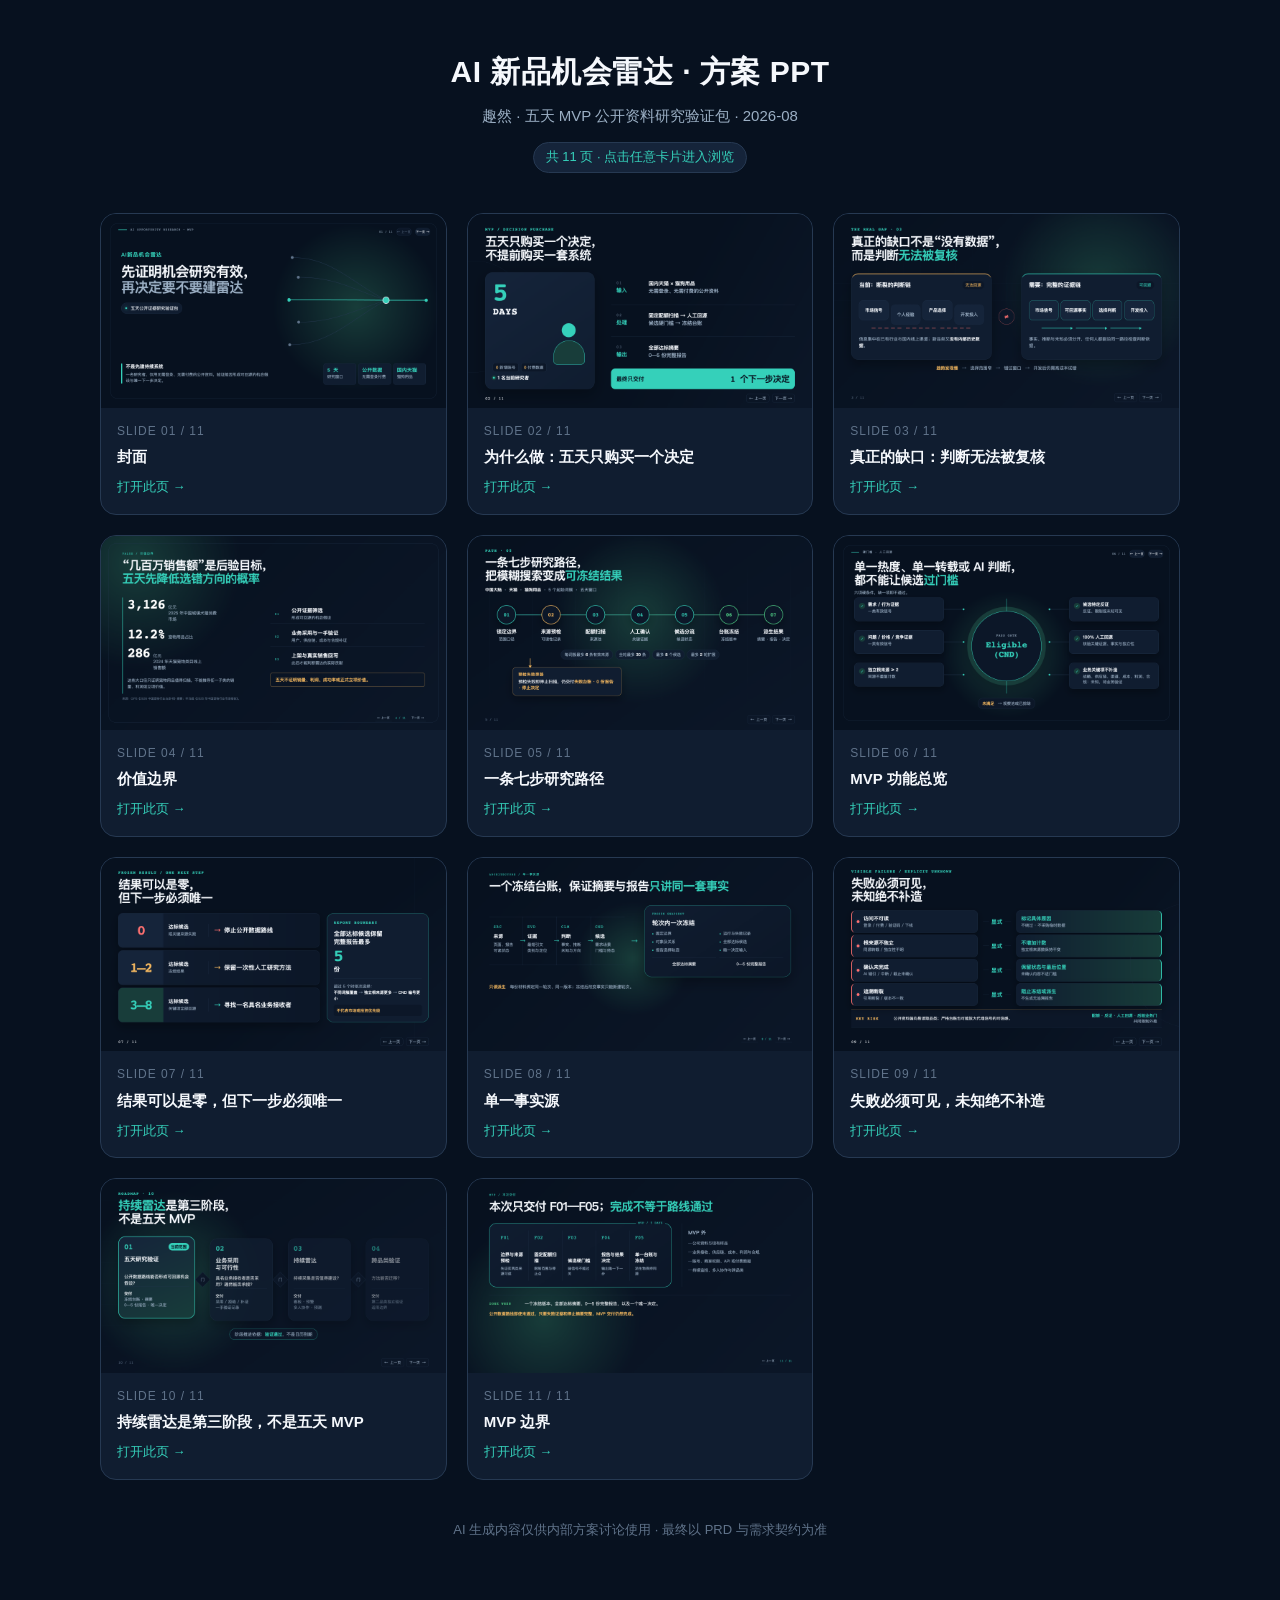
<file: index.html>
<!doctype html>
<html lang="zh-CN">
<head>
<meta charset="utf-8">
<meta name="viewport" content="width=device-width, initial-scale=1">
<title>AI新品机会雷达 · 方案 PPT</title>
<style>
  :root {
    --bg: #07111F; --surface: #101D30; --surface-2: #15243A;
    --text: #F5F8FC; --muted: #9CB0C5; --subtle: #60738A;
    --accent: #35D0BA; --line: #263952;
  }
  * { margin: 0; padding: 0; box-sizing: border-box; }
  body {
    background: var(--bg); color: var(--text);
    font-family: -apple-system, "PingFang SC", "Microsoft YaHei", sans-serif;
    padding: 48px 24px 64px; line-height: 1.6;
  }
  .wrap { max-width: 1080px; margin: 0 auto; }
  header { text-align: center; margin-bottom: 40px; }
  h1 { font-size: 30px; letter-spacing: .5px; }
  .sub { color: var(--muted); margin-top: 8px; font-size: 15px; }
  .badge {
    display: inline-block; margin-top: 14px; padding: 4px 12px;
    background: var(--surface-2); border: 1px solid var(--line);
    border-radius: 999px; color: var(--accent); font-size: 13px;
  }
  .grid {
    display: grid; grid-template-columns: repeat(auto-fill, minmax(300px, 1fr));
    gap: 20px;
  }
  .card {
    background: var(--surface); border: 1px solid var(--line);
    border-radius: 16px; overflow: hidden;
    transition: transform .15s ease, border-color .15s ease;
    text-decoration: none; color: var(--text); display: block;
  }
  .card:hover { transform: translateY(-3px); border-color: var(--accent); }
  .thumb { width: 100%; aspect-ratio: 16/9; object-fit: cover; display: block; background: var(--surface-2); }
  .meta { padding: 14px 16px 16px; }
  .meta .no { color: var(--subtle); font-size: 12px; letter-spacing: 1px; }
  .meta .t { margin-top: 4px; font-size: 15px; font-weight: 600; }
  .meta .go { color: var(--accent); font-size: 13px; margin-top: 8px; }
  footer { text-align: center; color: var(--subtle); font-size: 13px; margin-top: 40px; }
</style>
</head>
<body>
<div class="wrap">
  <header>
    <h1>AI 新品机会雷达 · 方案 PPT</h1>
    <p class="sub">趣然 · 五天 MVP 公开资料研究验证包 · 2026-08</p>
    <span class="badge">共 11 页 · 点击任意卡片进入浏览</span>
  </header>
  <div class="grid" id="grid"></div>
  <footer>AI 生成内容仅供内部方案讨论使用 · 最终以 PRD 与需求契约为准</footer>
</div>
<script>
  const slides = [
    ["01", "封面", "slide-01.png", "p01.html"],
    ["02", "为什么做：五天只购买一个决定", "slide-02.png", "p02.html"],
    ["03", "真正的缺口：判断无法被复核", "slide-03.png", "p03.html"],
    ["04", "价值边界", "slide-04.png", "p04.html"],
    ["05", "一条七步研究路径", "slide-05.png", "p05.html"],
    ["06", "MVP 功能总览", "slide-06.png", "p06.html"],
    ["07", "结果可以是零，但下一步必须唯一", "slide-07.png", "p07.html"],
    ["08", "单一事实源", "slide-08.png", "p08.html"],
    ["09", "失败必须可见，未知绝不补造", "slide-09.png", "p09.html"],
    ["10", "持续雷达是第三阶段，不是五天 MVP", "slide-10.png", "p10.html"],
    ["11", "MVP 边界", "slide-11.png", "p11.html"]
  ];
  const grid = document.getElementById("grid");
  grid.innerHTML = slides.map(([no, t, img, href]) => `
    <a class="card" href="${href}">
      <img class="thumb" src="rendered/${img}" alt="第 ${no} 页：${t}">
      <div class="meta">
        <div class="no">SLIDE ${no} / 11</div>
        <div class="t">${t}</div>
        <div class="go">打开此页 →</div>
      </div>
    </a>`).join("");
</script>
</body>
</html>
</file>
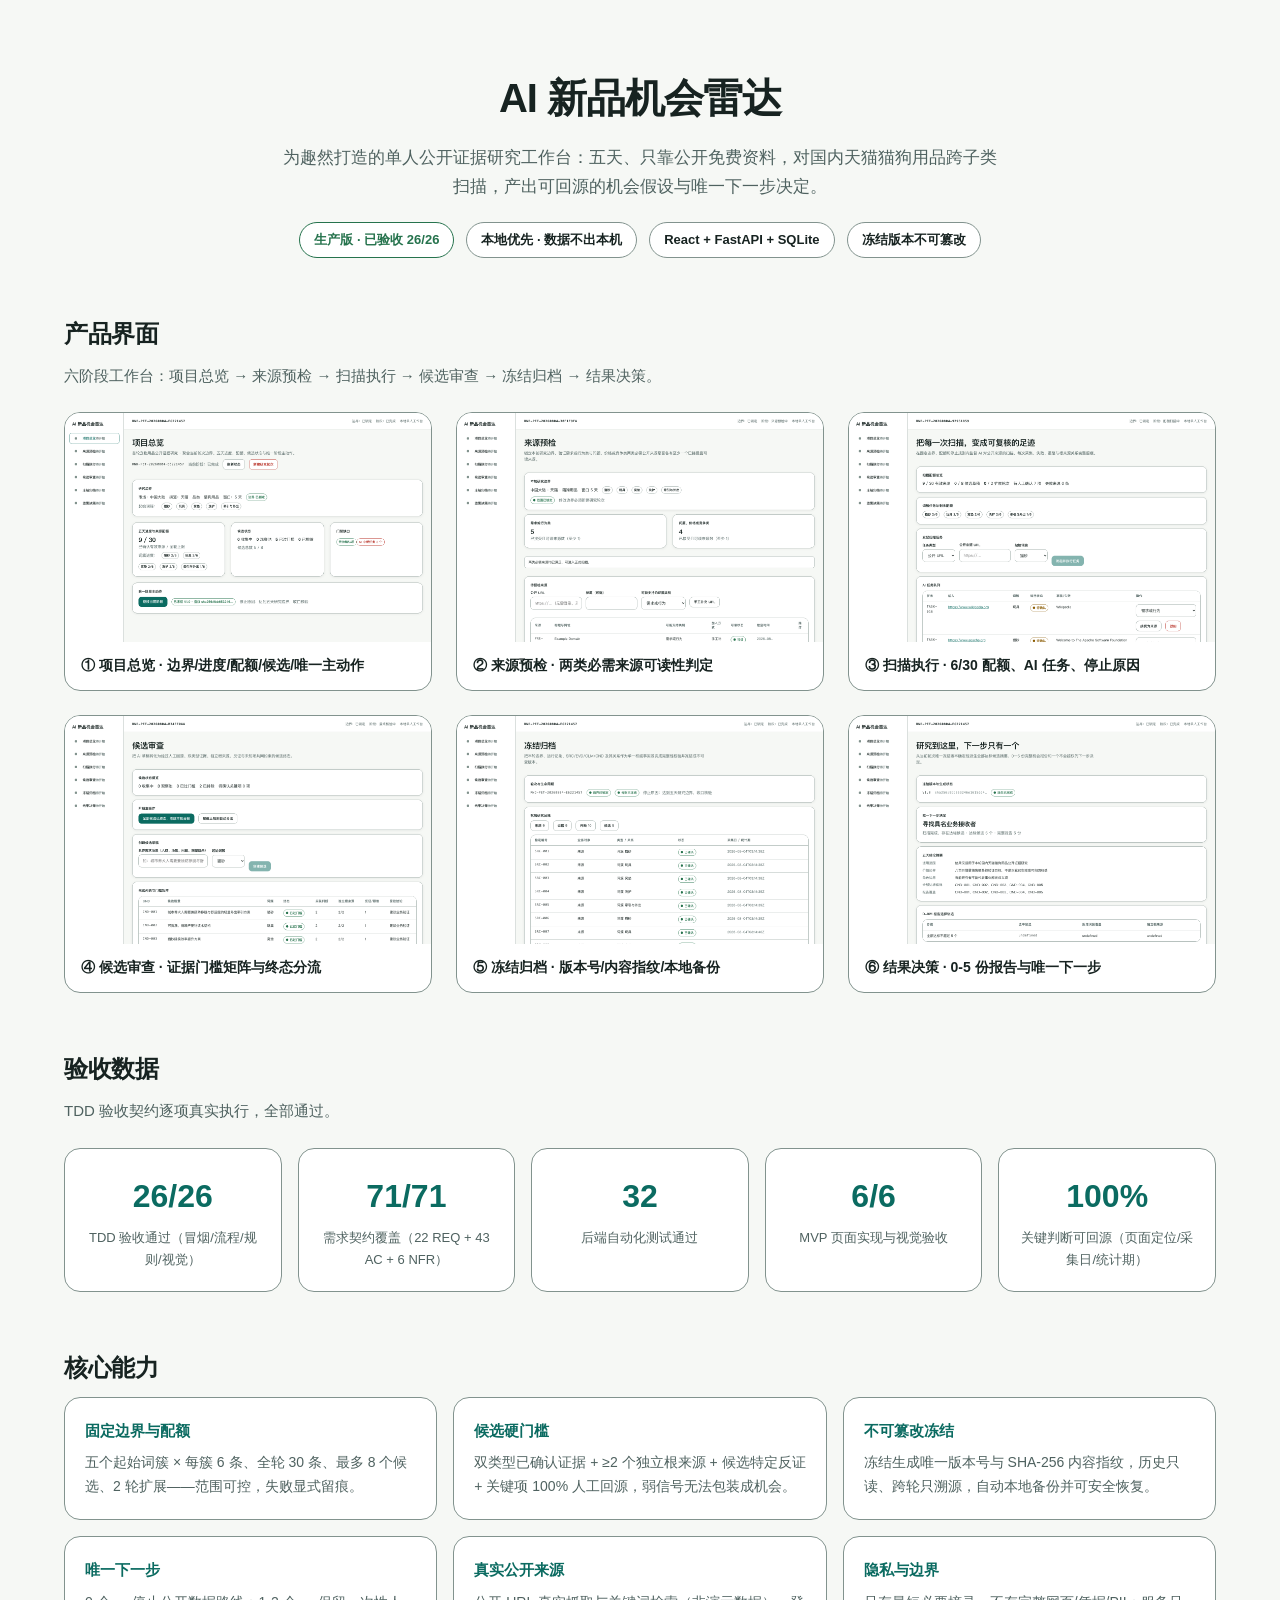
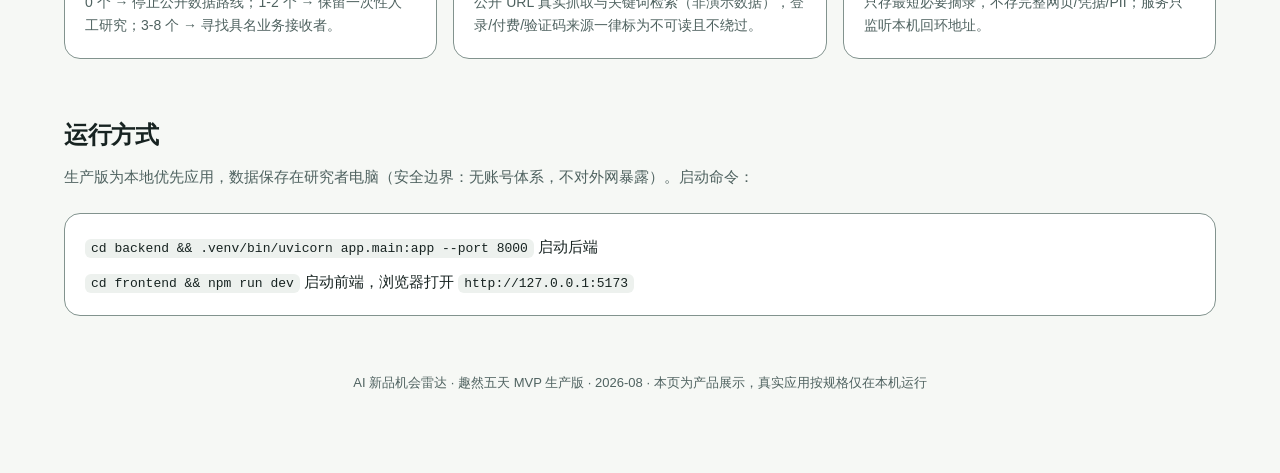
<file: ai-radar-product.html>
<!doctype html>
<html lang="zh-CN">
<head>
<meta charset="utf-8">
<meta name="viewport" content="width=device-width, initial-scale=1">
<title>AI新品机会雷达 · 生产版</title>
<style>
  :root {
    --bg: #F6F8F5; --surface: #FFFFFF; --fg: #172321; --muted: #4F6260;
    --accent: #0B6B61; --border: #82938E; --success: #26734D;
    --warn: #8A5A00; --danger: #B42318;
  }
  * { margin: 0; padding: 0; box-sizing: border-box; }
  body { background: var(--bg); color: var(--fg); font: 400 15px/1.7 -apple-system, "PingFang SC", "Microsoft YaHei", sans-serif; }
  .wrap { max-width: 1200px; margin: 0 auto; padding: 64px 24px 80px; }
  header { text-align: center; margin-bottom: 56px; }
  h1 { font-size: 40px; letter-spacing: -0.025em; }
  .sub { color: var(--muted); margin-top: 12px; font-size: 17px; max-width: 720px; margin-left: auto; margin-right: auto; }
  .badges { margin-top: 20px; display: flex; gap: 12px; justify-content: center; flex-wrap: wrap; }
  .badge { padding: 6px 14px; border-radius: 999px; border: 1px solid var(--border); background: var(--surface); font-size: 13px; font-weight: 600; }
  .badge--ok { border-color: var(--success); color: var(--success); }
  section { margin-bottom: 56px; }
  h2 { font-size: 24px; letter-spacing: -0.015em; margin-bottom: 8px; }
  .lead { color: var(--muted); margin-bottom: 24px; }
  .grid { display: grid; grid-template-columns: repeat(auto-fill, minmax(340px, 1fr)); gap: 24px; }
  .card { background: var(--surface); border: 1px solid var(--border); border-radius: 16px; overflow: hidden; }
  .card img { width: 100%; display: block; }
  .card .name { padding: 12px 16px; font-weight: 600; font-size: 14px; }
  .metrics { display: grid; grid-template-columns: repeat(auto-fit, minmax(200px, 1fr)); gap: 16px; }
  .metric { background: var(--surface); border: 1px solid var(--border); border-radius: 16px; padding: 20px; text-align: center; }
  .metric .num { font-size: 32px; font-weight: 700; color: var(--accent); }
  .metric .label { color: var(--muted); font-size: 13px; margin-top: 4px; }
  .features { display: grid; grid-template-columns: repeat(auto-fit, minmax(300px, 1fr)); gap: 16px; }
  .feature { background: var(--surface); border: 1px solid var(--border); border-radius: 16px; padding: 20px; }
  .feature h3 { font-size: 15px; margin-bottom: 8px; color: var(--accent); }
  .feature p { color: var(--muted); font-size: 14px; }
  footer { text-align: center; color: var(--muted); font-size: 13px; margin-top: 48px; }
  code { background: #EDF1EE; padding: 2px 6px; border-radius: 6px; font-size: 13px; }
</style>
</head>
<body>
<div class="wrap">
  <header>
    <h1>AI 新品机会雷达</h1>
    <p class="sub">为趣然打造的单人公开证据研究工作台：五天、只靠公开免费资料，对国内天猫猫狗用品跨子类扫描，产出可回源的机会假设与唯一下一步决定。</p>
    <div class="badges">
      <span class="badge badge--ok">生产版 · 已验收 26/26</span>
      <span class="badge">本地优先 · 数据不出本机</span>
      <span class="badge">React + FastAPI + SQLite</span>
      <span class="badge">冻结版本不可篡改</span>
    </div>
  </header>

  <section>
    <h2>产品界面</h2>
    <p class="lead">六阶段工作台：项目总览 → 来源预检 → 扫描执行 → 候选审查 → 冻结归档 → 结果决策。</p>
    <div class="grid">
      <div class="card"><img src="product-shots/PAGE-F01-01-actual.png" alt="项目总览"><div class="name">① 项目总览 · 边界/进度/配额/候选/唯一主动作</div></div>
      <div class="card"><img src="product-shots/PAGE-F01-02-actual.png" alt="来源预检"><div class="name">② 来源预检 · 两类必需来源可读性判定</div></div>
      <div class="card"><img src="product-shots/PAGE-F02-01-actual.png" alt="扫描执行"><div class="name">③ 扫描执行 · 6/30 配额、AI 任务、停止原因</div></div>
      <div class="card"><img src="product-shots/PAGE-F03-01-actual.png" alt="候选审查"><div class="name">④ 候选审查 · 证据门槛矩阵与终态分流</div></div>
      <div class="card"><img src="product-shots/PAGE-F05-01-actual.png" alt="冻结归档"><div class="name">⑤ 冻结归档 · 版本号/内容指纹/本地备份</div></div>
      <div class="card"><img src="product-shots/PAGE-F04-01-actual.png" alt="结果决策"><div class="name">⑥ 结果决策 · 0-5 份报告与唯一下一步</div></div>
    </div>
  </section>

  <section>
    <h2>验收数据</h2>
    <p class="lead">TDD 验收契约逐项真实执行，全部通过。</p>
    <div class="metrics">
      <div class="metric"><div class="num">26/26</div><div class="label">TDD 验收通过（冒烟/流程/规则/视觉）</div></div>
      <div class="metric"><div class="num">71/71</div><div class="label">需求契约覆盖（22 REQ + 43 AC + 6 NFR）</div></div>
      <div class="metric"><div class="num">32</div><div class="label">后端自动化测试通过</div></div>
      <div class="metric"><div class="num">6/6</div><div class="label">MVP 页面实现与视觉验收</div></div>
      <div class="metric"><div class="num">100%</div><div class="label">关键判断可回源（页面定位/采集日/统计期）</div></div>
    </div>
  </section>

  <section>
    <h2>核心能力</h2>
    <div class="features">
      <div class="feature"><h3>固定边界与配额</h3><p>五个起始词簇 × 每簇 6 条、全轮 30 条、最多 8 个候选、2 轮扩展——范围可控，失败显式留痕。</p></div>
      <div class="feature"><h3>候选硬门槛</h3><p>双类型已确认证据 + ≥2 个独立根来源 + 候选特定反证 + 关键项 100% 人工回源，弱信号无法包装成机会。</p></div>
      <div class="feature"><h3>不可篡改冻结</h3><p>冻结生成唯一版本号与 SHA-256 内容指纹，历史只读、跨轮只溯源，自动本地备份并可安全恢复。</p></div>
      <div class="feature"><h3>唯一下一步</h3><p>0 个 → 停止公开数据路线；1-2 个 → 保留一次性人工研究；3-8 个 → 寻找具名业务接收者。</p></div>
      <div class="feature"><h3>真实公开来源</h3><p>公开 URL 真实抓取与关键词检索（非演示数据），登录/付费/验证码来源一律标为不可读且不绕过。</p></div>
      <div class="feature"><h3>隐私与边界</h3><p>只存最短必要摘录，不存完整网页/凭据/PII；服务只监听本机回环地址。</p></div>
    </div>
  </section>

  <section>
    <h2>运行方式</h2>
    <p class="lead">生产版为本地优先应用，数据保存在研究者电脑（安全边界：无账号体系，不对外网暴露）。启动命令：</p>
    <div class="card" style="padding: 20px;">
      <p><code>cd backend && .venv/bin/uvicorn app.main:app --port 8000</code> 启动后端</p>
      <p style="margin-top:8px"><code>cd frontend && npm run dev</code> 启动前端，浏览器打开 <code>http://127.0.0.1:5173</code></p>
    </div>
  </section>

  <footer>AI 新品机会雷达 · 趣然五天 MVP 生产版 · 2026-08 · 本页为产品展示，真实应用按规格仅在本机运行</footer>
</div>
</body>
</html>
</file>
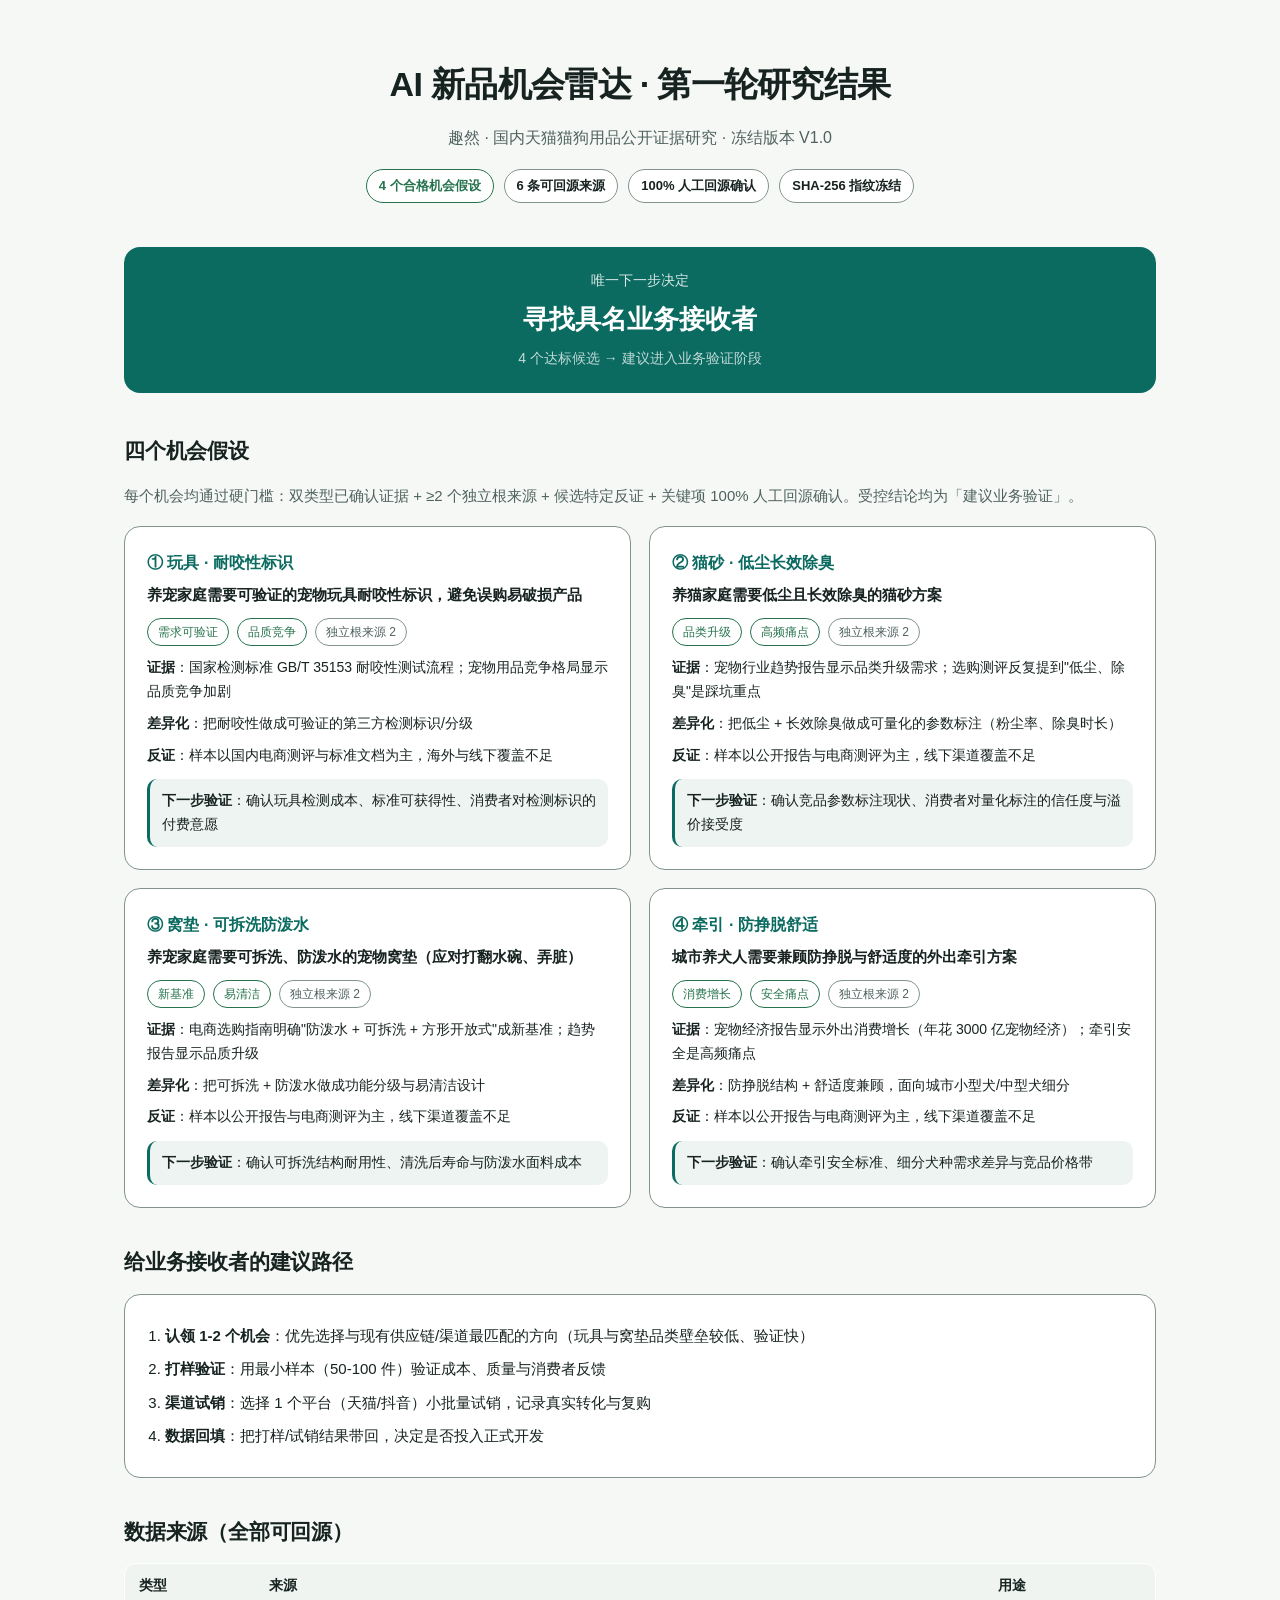
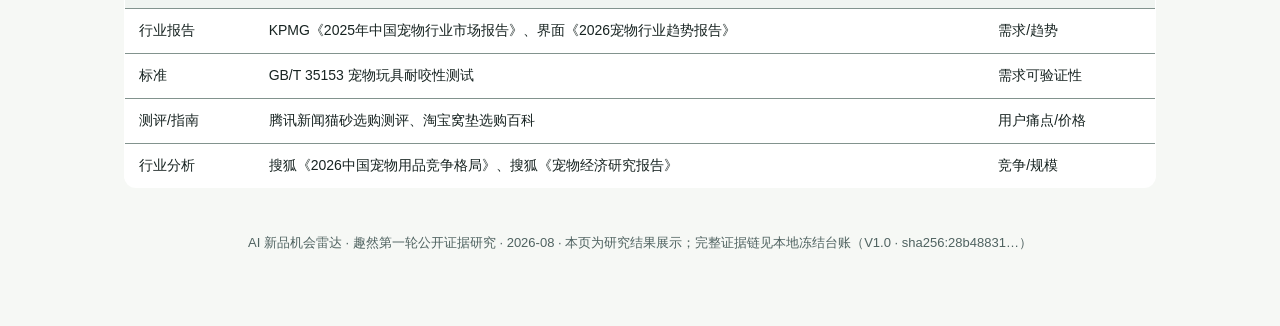
<file: ai-radar-report.html>
<!doctype html>
<html lang="zh-CN">
<head>
<meta charset="utf-8">
<meta name="viewport" content="width=device-width, initial-scale=1">
<title>AI新品机会雷达 · 第一轮研究结果</title>
<style>
  :root {
    --bg:#F6F8F5; --surface:#FFFFFF; --fg:#172321; --muted:#4F6260;
    --accent:#0B6B61; --border:#82938E; --success:#26734D; --warn:#8A5A00;
  }
  *{margin:0;padding:0;box-sizing:border-box}
  body{background:var(--bg);color:var(--fg);font:400 15px/1.7 -apple-system,"PingFang SC","Microsoft YaHei",sans-serif}
  .wrap{max-width:1080px;margin:0 auto;padding:56px 24px 72px}
  header{text-align:center;margin-bottom:44px}
  h1{font-size:34px;letter-spacing:-0.02em}
  .sub{color:var(--muted);margin-top:10px;font-size:16px}
  .badges{display:flex;gap:10px;justify-content:center;flex-wrap:wrap;margin-top:18px}
  .badge{padding:5px 12px;border-radius:999px;border:1px solid var(--border);background:var(--surface);font-size:13px;font-weight:600}
  .badge--ok{border-color:var(--success);color:var(--success)}
  .verdict{background:var(--accent);color:#fff;border-radius:16px;padding:22px 26px;text-align:center;margin-bottom:40px}
  .verdict .label{font-size:14px;opacity:.85}
  .verdict .value{font-size:26px;font-weight:700;margin-top:4px}
  h2{font-size:21px;margin:36px 0 14px;letter-spacing:-0.01em}
  .lead{color:var(--muted);margin-bottom:18px}
  .grid{display:grid;grid-template-columns:repeat(auto-fit,minmax(480px,1fr));gap:18px}
  .card{background:var(--surface);border:1px solid var(--border);border-radius:16px;padding:22px}
  .card h3{font-size:16px;color:var(--accent);margin-bottom:6px}
  .card .scene{font-weight:600;margin-bottom:10px}
  .card .row{display:flex;gap:8px;flex-wrap:wrap;margin-bottom:10px}
  .chip{font-size:12px;padding:3px 10px;border-radius:999px;border:1px solid var(--border);color:var(--muted)}
  .chip--ok{border-color:var(--success);color:var(--success)}
  .card .item{margin:8px 0;font-size:14px}
  .card .item b{color:var(--fg-2)}
  .card .next{margin-top:12px;padding:10px 12px;background:#EDF4F1;border-radius:10px;font-size:14px;border-left:3px solid var(--accent)}
  ol.steps{background:var(--surface);border:1px solid var(--border);border-radius:16px;padding:20px 24px 20px 40px}
  ol.steps li{margin:8px 0}
  table{width:100%;border-collapse:collapse;background:var(--surface);border:1px solid var(--border);border-radius:12px;overflow:hidden}
  th,td{text-align:left;padding:10px 14px;border-bottom:1px solid var(--border);font-size:14px}
  th{background:#F0F4F1;font-weight:600}
  footer{text-align:center;color:var(--muted);font-size:13px;margin-top:44px}
</style>
</head>
<body>
<div class="wrap">
  <header>
    <h1>AI 新品机会雷达 · 第一轮研究结果</h1>
    <p class="sub">趣然 · 国内天猫猫狗用品公开证据研究 · 冻结版本 V1.0</p>
    <div class="badges">
      <span class="badge badge--ok">4 个合格机会假设</span>
      <span class="badge">6 条可回源来源</span>
      <span class="badge">100% 人工回源确认</span>
      <span class="badge">SHA-256 指纹冻结</span>
    </div>
  </header>

  <div class="verdict">
    <div class="label">唯一下一步决定</div>
    <div class="value">寻找具名业务接收者</div>
    <div class="label" style="margin-top:6px;opacity:.75">4 个达标候选 → 建议进入业务验证阶段</div>
  </div>

  <h2>四个机会假设</h2>
  <p class="lead">每个机会均通过硬门槛：双类型已确认证据 + ≥2 个独立根来源 + 候选特定反证 + 关键项 100% 人工回源确认。受控结论均为「建议业务验证」。</p>
  <div class="grid">
    <div class="card">
      <h3>① 玩具 · 耐咬性标识</h3>
      <div class="scene">养宠家庭需要可验证的宠物玩具耐咬性标识，避免误购易破损产品</div>
      <div class="row"><span class="chip chip--ok">需求可验证</span><span class="chip chip--ok">品质竞争</span><span class="chip">独立根来源 2</span></div>
      <div class="item"><b>证据</b>：国家检测标准 GB/T 35153 耐咬性测试流程；宠物用品竞争格局显示品质竞争加剧</div>
      <div class="item"><b>差异化</b>：把耐咬性做成可验证的第三方检测标识/分级</div>
      <div class="item"><b>反证</b>：样本以国内电商测评与标准文档为主，海外与线下覆盖不足</div>
      <div class="next"><b>下一步验证</b>：确认玩具检测成本、标准可获得性、消费者对检测标识的付费意愿</div>
    </div>
    <div class="card">
      <h3>② 猫砂 · 低尘长效除臭</h3>
      <div class="scene">养猫家庭需要低尘且长效除臭的猫砂方案</div>
      <div class="row"><span class="chip chip--ok">品类升级</span><span class="chip chip--ok">高频痛点</span><span class="chip">独立根来源 2</span></div>
      <div class="item"><b>证据</b>：宠物行业趋势报告显示品类升级需求；选购测评反复提到"低尘、除臭"是踩坑重点</div>
      <div class="item"><b>差异化</b>：把低尘 + 长效除臭做成可量化的参数标注（粉尘率、除臭时长）</div>
      <div class="item"><b>反证</b>：样本以公开报告与电商测评为主，线下渠道覆盖不足</div>
      <div class="next"><b>下一步验证</b>：确认竞品参数标注现状、消费者对量化标注的信任度与溢价接受度</div>
    </div>
    <div class="card">
      <h3>③ 窝垫 · 可拆洗防泼水</h3>
      <div class="scene">养宠家庭需要可拆洗、防泼水的宠物窝垫（应对打翻水碗、弄脏）</div>
      <div class="row"><span class="chip chip--ok">新基准</span><span class="chip chip--ok">易清洁</span><span class="chip">独立根来源 2</span></div>
      <div class="item"><b>证据</b>：电商选购指南明确"防泼水 + 可拆洗 + 方形开放式"成新基准；趋势报告显示品质升级</div>
      <div class="item"><b>差异化</b>：把可拆洗 + 防泼水做成功能分级与易清洁设计</div>
      <div class="item"><b>反证</b>：样本以公开报告与电商测评为主，线下渠道覆盖不足</div>
      <div class="next"><b>下一步验证</b>：确认可拆洗结构耐用性、清洗后寿命与防泼水面料成本</div>
    </div>
    <div class="card">
      <h3>④ 牵引 · 防挣脱舒适</h3>
      <div class="scene">城市养犬人需要兼顾防挣脱与舒适度的外出牵引方案</div>
      <div class="row"><span class="chip chip--ok">消费增长</span><span class="chip chip--ok">安全痛点</span><span class="chip">独立根来源 2</span></div>
      <div class="item"><b>证据</b>：宠物经济报告显示外出消费增长（年花 3000 亿宠物经济）；牵引安全是高频痛点</div>
      <div class="item"><b>差异化</b>：防挣脱结构 + 舒适度兼顾，面向城市小型犬/中型犬细分</div>
      <div class="item"><b>反证</b>：样本以公开报告与电商测评为主，线下渠道覆盖不足</div>
      <div class="next"><b>下一步验证</b>：确认牵引安全标准、细分犬种需求差异与竞品价格带</div>
    </div>
  </div>

  <h2>给业务接收者的建议路径</h2>
  <ol class="steps">
    <li><b>认领 1-2 个机会</b>：优先选择与现有供应链/渠道最匹配的方向（玩具与窝垫品类壁垒较低、验证快）</li>
    <li><b>打样验证</b>：用最小样本（50-100 件）验证成本、质量与消费者反馈</li>
    <li><b>渠道试销</b>：选择 1 个平台（天猫/抖音）小批量试销，记录真实转化与复购</li>
    <li><b>数据回填</b>：把打样/试销结果带回，决定是否投入正式开发</li>
  </ol>

  <h2>数据来源（全部可回源）</h2>
  <table>
    <tr><th>类型</th><th>来源</th><th>用途</th></tr>
    <tr><td>行业报告</td><td>KPMG《2025年中国宠物行业市场报告》、界面《2026宠物行业趋势报告》</td><td>需求/趋势</td></tr>
    <tr><td>标准</td><td>GB/T 35153 宠物玩具耐咬性测试</td><td>需求可验证性</td></tr>
    <tr><td>测评/指南</td><td>腾讯新闻猫砂选购测评、淘宝窝垫选购百科</td><td>用户痛点/价格</td></tr>
    <tr><td>行业分析</td><td>搜狐《2026中国宠物用品竞争格局》、搜狐《宠物经济研究报告》</td><td>竞争/规模</td></tr>
  </table>

  <footer>AI 新品机会雷达 · 趣然第一轮公开证据研究 · 2026-08 · 本页为研究结果展示；完整证据链见本地冻结台账（V1.0 · sha256:28b48831…）</footer>
</div>
</body>
</html>
</file>
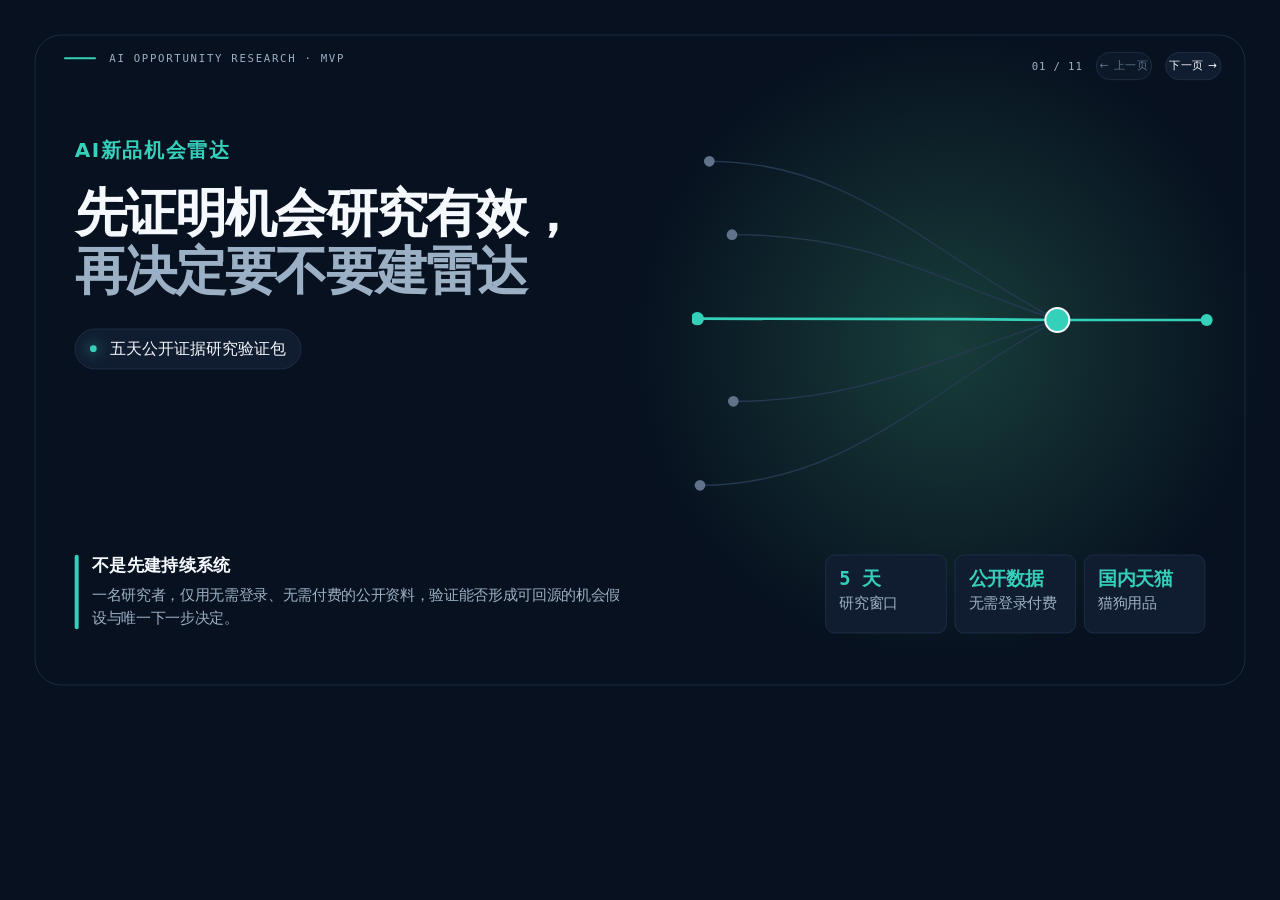
<file: p01.html>
<!doctype html>
<html lang="zh-CN">
<head>
  <meta charset="utf-8">
  <meta name="viewport" content="width=device-width, initial-scale=1">
  <title>AI新品机会雷达 · 01</title>
  <style>
:root {
  --bg: #07111F;
  --bg-soft: #0C1728;
  --surface: #101D30;
  --surface-2: #15243A;
  --text: #F5F8FC;
  --muted: #9CB0C5;
  --subtle: #60738A;
  --accent: #35D0BA;
  --accent-soft: #183D3A;
  --success: #54D98C;
  --warning: #F4B860;
  --danger: #FF7171;
  --line: #263952;
  --white: #FFFFFF;
  --shadow: rgba(0, 0, 0, 0.28);
  --radius-sm: 14px;
  --radius-md: 24px;
  --radius-lg: 40px;
  --space-1: 12px;
  --space-2: 20px;
  --space-3: 32px;
  --space-4: 48px;
  --space-5: 72px;
  --font-sans: "PingFang SC", "Microsoft YaHei", "Noto Sans SC", Inter, system-ui, sans-serif;
  --font-mono: "SFMono-Regular", Consolas, monospace;
}

    /* 基调：深海蓝背景、青绿色为唯一主强调色；高层阅读型、低装饰、强对齐。 */
    * { box-sizing: border-box; }
    html, body { margin: 0; padding: 0; }
    body {
      background: var(--bg);
      color: var(--text);
      font-family: var(--font-sans);
      overflow-x: hidden;
    }
    .stage {
      position: relative;
      width: 1920px;
      min-height: 1080px;
      overflow: hidden;
      transform-origin: top left;
      background:
        radial-gradient(circle at 74% 48%, var(--accent-soft) 0, var(--bg) 31%),
        linear-gradient(135deg, var(--bg) 0%, var(--bg-soft) 100%);
    }
    .frame {
      position: absolute;
      inset: 52px;
      border: 1px solid var(--line);
      border-radius: var(--radius-lg);
    }
    .topline {
      position: absolute;
      top: 78px;
      left: 96px;
      display: flex;
      align-items: center;
      gap: var(--space-2);
      color: var(--muted);
      font-family: var(--font-mono);
      font-size: 16px;
      letter-spacing: 0.16em;
      text-transform: uppercase;
    }
    .topline::before {
      content: "";
      width: 48px;
      height: 3px;
      border-radius: 999px;
      background: var(--accent);
    }
    .hero {
      position: absolute;
      z-index: 3;
      left: 112px;
      top: 205px;
      width: 940px;
    }
    .product-name {
      margin: 0 0 30px;
      color: var(--accent);
      font-size: 30px;
      font-weight: 700;
      letter-spacing: 0.08em;
    }
    h1 {
      margin: 0;
      max-width: 920px;
      font-size: 78px;
      line-height: 1.12;
      letter-spacing: -0.035em;
      font-weight: 760;
    }
    h1 .quiet { color: var(--muted); }
    .subtitle {
      display: inline-flex;
      align-items: center;
      gap: var(--space-2);
      margin-top: 42px;
      padding: 14px 22px;
      border: 1px solid var(--line);
      border-radius: 999px;
      background: var(--surface);
      color: var(--text);
      font-size: 24px;
      line-height: 1.3;
    }
    .subtitle::before {
      content: "";
      width: 10px;
      height: 10px;
      border-radius: 50%;
      background: var(--accent);
      box-shadow: 0 0 20px var(--accent);
    }
    .statement {
      position: absolute;
      z-index: 3;
      left: 112px;
      bottom: 136px;
      max-width: 850px;
      display: grid;
      grid-template-columns: 6px 1fr;
      gap: var(--space-2);
      align-items: stretch;
    }
    .statement-bar {
      border-radius: 999px;
      background: var(--accent);
    }
    .statement strong {
      display: block;
      margin-bottom: 10px;
      color: var(--text);
      font-size: 26px;
      line-height: 1.3;
    }
    .statement p {
      margin: 0;
      max-width: 810px;
      color: var(--muted);
      font-size: 22px;
      line-height: 1.55;
    }
    .signal-field {
      position: absolute;
      z-index: 1;
      right: 82px;
      top: 176px;
      width: 800px;
      height: 620px;
    }
    .signal-field svg { width: 100%; height: 100%; }
    .signal-path {
      fill: none;
      stroke: var(--line);
      stroke-width: 2;
    }
    .signal-path.key {
      stroke: var(--accent);
      stroke-width: 4;
    }
    .signal-node { fill: var(--subtle); }
    .signal-node.key { fill: var(--accent); }
    .signal-core {
      fill: var(--accent);
      stroke: var(--text);
      stroke-width: 3;
    }
    .boundary {
      position: absolute;
      z-index: 4;
      right: 112px;
      bottom: 130px;
      width: 570px;
      display: grid;
      grid-template-columns: repeat(3, 1fr);
      gap: var(--space-1);
    }
    .boundary-item {
      min-height: 118px;
      padding: 22px 20px;
      border: 1px solid var(--line);
      border-radius: var(--radius-sm);
      background: var(--surface);
    }
    .boundary-item b {
      display: block;
      margin-bottom: 8px;
      color: var(--accent);
      font-family: var(--font-mono);
      font-size: 28px;
      line-height: 1;
    }
    .boundary-item span {
      color: var(--muted);
      font-size: 22px;
      line-height: 1.3;
    }
    .nav {
      position: absolute;
      z-index: 6;
      right: 88px;
      top: 78px;
      display: flex;
      align-items: center;
      gap: var(--space-2);
      font-family: var(--font-mono);
      font-size: 16px;
      letter-spacing: 0.08em;
    }
    .page-no { color: var(--muted); }
    .nav-link,
    .nav-disabled {
      display: inline-flex;
      align-items: center;
      justify-content: center;
      min-width: 84px;
      height: 42px;
      border: 1px solid var(--line);
      border-radius: 999px;
      font-family: var(--font-sans);
      font-size: 16px;
      text-decoration: none;
    }
    .nav-link {
      color: var(--text);
      background: var(--surface);
    }
    .nav-disabled {
      color: var(--subtle);
      background: var(--bg-soft);
    }
  </style>
</head>
<body>
  <div class="stage">
    <div class="frame" aria-hidden="true"></div>

    <div class="topline">AI OPPORTUNITY RESEARCH · MVP</div>

    <nav class="nav" aria-label="演示文稿导航">
      <span class="page-no">01 / 11</span>
      <span class="nav-disabled" aria-disabled="true">← 上一页</span>
      <a class="nav-link" href="p02.html">下一页 →</a>
    </nav>

    <main class="hero">
      <p class="product-name">AI新品机会雷达</p>
      <h1>先证明机会研究有效，<br><span class="quiet">再决定要不要建雷达</span></h1>
      <div class="subtitle">五天公开证据研究验证包</div>
    </main>

    <div class="signal-field" aria-hidden="true">
      <svg viewBox="0 0 800 620" role="img">
        <path class="signal-path" d="M26 66 C240 66 350 200 548 304"></path>
        <path class="signal-path" d="M60 176 C268 176 360 242 548 304"></path>
        <path class="signal-path key" d="M8 302 C230 302 374 302 548 304"></path>
        <path class="signal-path" d="M62 426 C260 426 370 360 548 304"></path>
        <path class="signal-path" d="M12 552 C234 552 362 404 548 304"></path>
        <path class="signal-path key" d="M548 304 C640 304 706 304 772 304"></path>
        <circle class="signal-node" cx="26" cy="66" r="8"></circle>
        <circle class="signal-node" cx="60" cy="176" r="8"></circle>
        <circle class="signal-node key" cx="8" cy="302" r="10"></circle>
        <circle class="signal-node" cx="62" cy="426" r="8"></circle>
        <circle class="signal-node" cx="12" cy="552" r="8"></circle>
        <circle class="signal-core" cx="548" cy="304" r="18"></circle>
        <circle class="signal-node key" cx="772" cy="304" r="9"></circle>
      </svg>
    </div>

    <section class="statement" aria-label="核心范围说明">
      <div class="statement-bar" aria-hidden="true"></div>
      <div>
        <strong>不是先建持续系统</strong>
        <p>一名研究者，仅用无需登录、无需付费的公开资料，验证能否形成可回源的机会假设与唯一下一步决定。</p>
      </div>
    </section>

    <section class="boundary" aria-label="研究边界">
      <div class="boundary-item"><b>5 天</b><span>研究窗口</span></div>
      <div class="boundary-item"><b>公开数据</b><span>无需登录付费</span></div>
      <div class="boundary-item"><b>国内天猫</b><span>猫狗用品</span></div>
    </section>
  </div>
  <script>
    function fit() {
      var s = innerWidth / 1920;
      var stage = document.querySelector('.stage');
      stage.style.transform = 'scale(' + s + ')';
      document.body.style.height = (stage.offsetHeight * s) + 'px';
    }
    addEventListener('resize', fit); fit();

    addEventListener('keydown', function (event) {
      if (event.key === 'ArrowRight') location.href = 'p02.html';
    });
  </script>
</body>
</html>
</file>
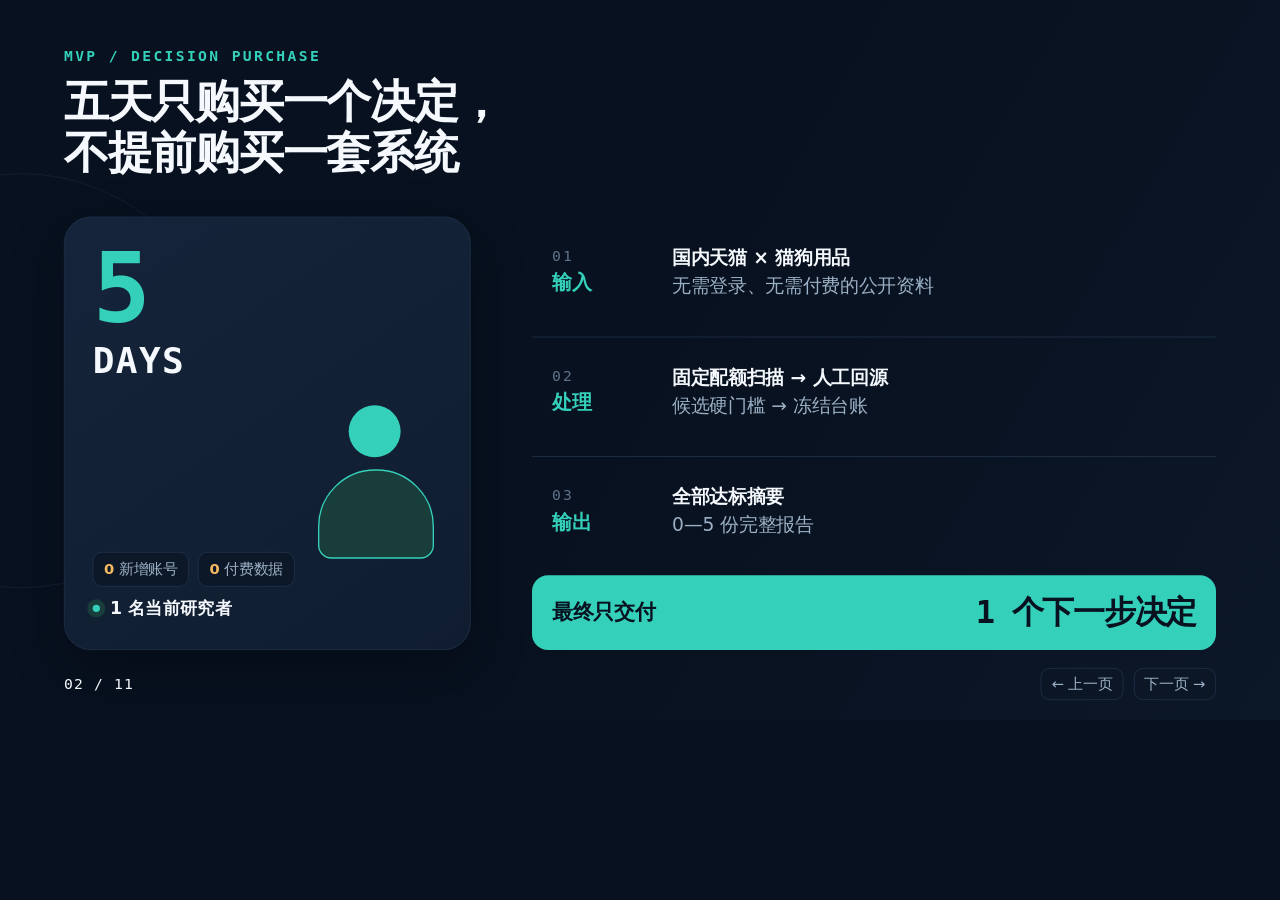
<file: p02.html>
<!doctype html>
<html lang="zh-CN">
<head>
  <meta charset="utf-8">
  <meta name="viewport" content="width=device-width, initial-scale=1">
  <title>五天只购买一个决定，不提前购买一套系统</title>
  <style>
:root {
  --bg: #07111F;
  --bg-soft: #0C1728;
  --surface: #101D30;
  --surface-2: #15243A;
  --text: #F5F8FC;
  --muted: #9CB0C5;
  --subtle: #60738A;
  --accent: #35D0BA;
  --accent-soft: #183D3A;
  --success: #54D98C;
  --warning: #F4B860;
  --danger: #FF7171;
  --line: #263952;
  --white: #FFFFFF;
  --shadow: rgba(0, 0, 0, 0.28);
  --radius-sm: 14px;
  --radius-md: 24px;
  --radius-lg: 40px;
  --space-1: 12px;
  --space-2: 20px;
  --space-3: 32px;
  --space-4: 48px;
  --space-5: 72px;
  --font-sans: "PingFang SC", "Microsoft YaHei", "Noto Sans SC", Inter, system-ui, sans-serif;
  --font-mono: "SFMono-Regular", Consolas, monospace;
}

/* 基调：深海蓝背景、青绿色为唯一主强调色；高层阅读型、低装饰、强对齐。 */
    * { box-sizing: border-box; }
    html, body { margin: 0; padding: 0; }
    body {
      background: var(--bg);
      color: var(--text);
      font-family: var(--font-sans);
      overflow-x: hidden;
    }
    .stage {
      width: 1920px;
      min-height: 1080px;
      position: relative;
      overflow: hidden;
      transform-origin: top left;
      background:
        linear-gradient(120deg, var(--bg) 0%, var(--bg) 52%, var(--bg-soft) 100%);
      padding: 72px 96px 58px;
    }
    .stage::before {
      content: "";
      position: absolute;
      width: 620px;
      height: 620px;
      left: -280px;
      top: 260px;
      border: 1px solid var(--line);
      border-radius: 50%;
      opacity: .55;
    }
    .eyebrow {
      color: var(--accent);
      font-family: var(--font-mono);
      font-size: 22px;
      font-weight: 700;
      letter-spacing: .16em;
      text-transform: uppercase;
    }
    h1 {
      width: 1510px;
      margin: 18px 0 0;
      font-size: 68px;
      line-height: 1.12;
      letter-spacing: -.035em;
      font-weight: 800;
    }
    .content {
      display: grid;
      grid-template-columns: 610px 1fr;
      gap: 92px;
      margin-top: 58px;
      align-items: stretch;
    }
    .hero {
      min-height: 650px;
      position: relative;
      padding: 46px 42px;
      border: 1px solid var(--line);
      border-radius: var(--radius-lg);
      background: linear-gradient(145deg, var(--surface-2), var(--surface));
      box-shadow: 0 28px 80px var(--shadow);
    }
    .days {
      color: var(--accent);
      font-family: var(--font-mono);
      font-size: 144px;
      line-height: .86;
      letter-spacing: -.09em;
      font-weight: 800;
    }
    .days span {
      display: block;
      margin-top: 22px;
      color: var(--text);
      font-size: 54px;
      letter-spacing: .04em;
    }
    .person {
      position: absolute;
      right: 58px;
      bottom: 136px;
      width: 170px;
      height: 230px;
    }
    .person::before {
      content: "";
      position: absolute;
      width: 78px;
      height: 78px;
      left: 46px;
      top: 0;
      border-radius: 50%;
      background: var(--accent);
    }
    .person::after {
      content: "";
      position: absolute;
      width: 170px;
      height: 130px;
      left: 0;
      bottom: 0;
      border-radius: 86px 86px 20px 20px;
      background: var(--accent-soft);
      border: 2px solid var(--accent);
    }
    .solo {
      position: absolute;
      left: 42px;
      bottom: 44px;
      display: flex;
      align-items: center;
      gap: 15px;
      color: var(--text);
      font-size: 26px;
      font-weight: 700;
    }
    .solo::before {
      content: "";
      width: 11px;
      height: 11px;
      border-radius: 50%;
      background: var(--accent);
      box-shadow: 0 0 0 8px var(--accent-soft);
    }
    .zero-row {
      position: absolute;
      left: 42px;
      bottom: 94px;
      display: flex;
      gap: 14px;
    }
    .zero {
      padding: 10px 16px;
      border: 1px solid var(--line);
      border-radius: var(--radius-sm);
      color: var(--muted);
      font-size: 22px;
      background: var(--bg-soft);
    }
    .zero strong { color: var(--warning); }
    .right {
      display: grid;
      grid-template-rows: repeat(3, 1fr) auto;
      gap: 14px;
    }
    .step {
      display: grid;
      grid-template-columns: 150px 1fr;
      align-items: center;
      gap: 30px;
      padding: 24px 30px;
      border-top: 1px solid var(--line);
    }
    .step:first-child { border-top: 0; }
    .step-index {
      color: var(--subtle);
      font-family: var(--font-mono);
      font-size: 22px;
      letter-spacing: .14em;
    }
    .step-index strong {
      display: block;
      margin-top: 8px;
      color: var(--accent);
      font-family: var(--font-sans);
      font-size: 30px;
      letter-spacing: 0;
    }
    .step-copy {
      color: var(--text);
      font-size: 28px;
      line-height: 1.5;
      font-weight: 650;
    }
    .step-copy em {
      color: var(--muted);
      font-style: normal;
      font-weight: 500;
    }
    .decision {
      display: flex;
      align-items: center;
      justify-content: space-between;
      min-height: 104px;
      padding: 24px 30px;
      border-radius: var(--radius-md);
      background: var(--accent);
      color: var(--bg);
      font-size: 31px;
      font-weight: 800;
    }
    .decision b {
      font-family: var(--font-mono);
      font-size: 48px;
      letter-spacing: -.04em;
    }
    .nav {
      position: absolute;
      left: 96px;
      right: 96px;
      bottom: 30px;
      display: flex;
      justify-content: space-between;
      align-items: center;
      color: var(--muted);
      font-size: 22px;
    }
    .nav-links { display: flex; gap: 16px; }
    .nav a {
      color: var(--muted);
      text-decoration: none;
      padding: 8px 15px;
      border: 1px solid var(--line);
      border-radius: var(--radius-sm);
    }
    .page-no {
      color: var(--text);
      font-family: var(--font-mono);
      letter-spacing: .08em;
    }
  </style>
</head>
<body>
  <div class="stage">
    <header>
      <div class="eyebrow">MVP / DECISION PURCHASE</div>
      <h1>五天只购买一个决定，<br>不提前购买一套系统</h1>
    </header>

    <main class="content">
      <section class="hero" aria-label="五天单人研究边界">
        <div class="days">5<span>DAYS</span></div>
        <div class="person" aria-hidden="true"></div>
        <div class="zero-row">
          <div class="zero"><strong>0</strong> 新增账号</div>
          <div class="zero"><strong>0</strong> 付费数据</div>
        </div>
        <div class="solo">1 名当前研究者</div>
      </section>

      <section class="right" aria-label="输入处理输出与决策">
        <div class="step">
          <div class="step-index">01<strong>输入</strong></div>
          <div class="step-copy">国内天猫 × 猫狗用品<br><em>无需登录、无需付费的公开资料</em></div>
        </div>
        <div class="step">
          <div class="step-index">02<strong>处理</strong></div>
          <div class="step-copy">固定配额扫描 → 人工回源<br><em>候选硬门槛 → 冻结台账</em></div>
        </div>
        <div class="step">
          <div class="step-index">03<strong>输出</strong></div>
          <div class="step-copy">全部达标摘要<br><em>0—5 份完整报告</em></div>
        </div>
        <div class="decision"><span>最终只交付</span><b>1 个下一步决定</b></div>
      </section>
    </main>

    <nav class="nav" aria-label="幻灯片导航">
      <div class="page-no">02 / 11</div>
      <div class="nav-links">
        <a href="p01.html">← 上一页</a>
        <a href="p03.html">下一页 →</a>
      </div>
    </nav>
  </div>

  <script>
    function fit() {
      var s = innerWidth / 1920;
      var stage = document.querySelector('.stage');
      stage.style.transform = 'scale(' + s + ')';
      document.body.style.height = (stage.offsetHeight * s) + 'px';
    }
    addEventListener('resize', fit); fit();
    addEventListener('keydown', function (event) {
      if (event.key === 'ArrowLeft') location.href = 'p01.html';
      if (event.key === 'ArrowRight') location.href = 'p03.html';
    });
  </script>
</body>
</html>
</file>
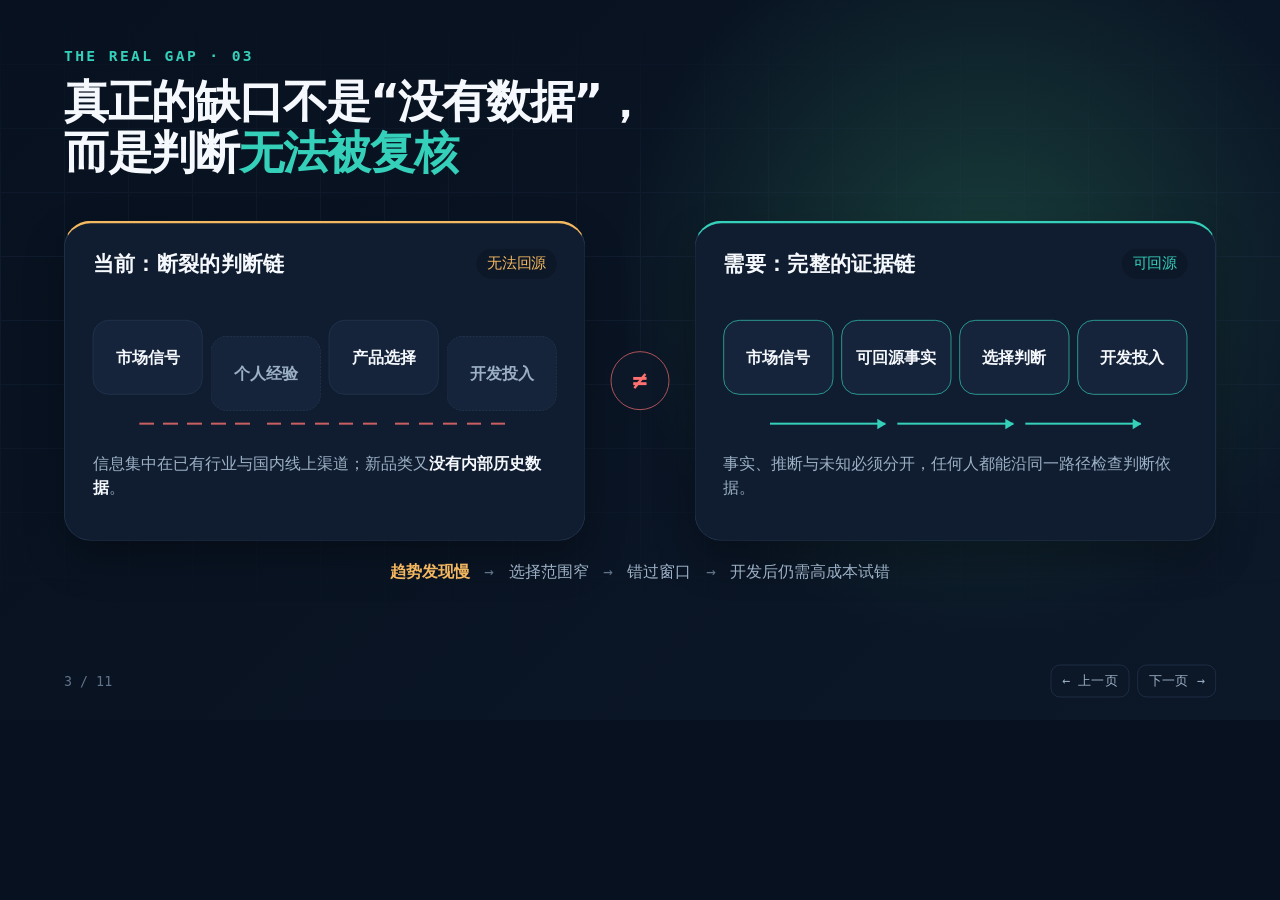
<file: p03.html>
<!doctype html>
<html lang="zh-CN">
<head>
  <meta charset="utf-8">
  <meta name="viewport" content="width=device-width, initial-scale=1">
  <title>真正的缺口不是没有数据，而是判断无法被复核</title>
  <style>
    :root {
  --bg: #07111F;
  --bg-soft: #0C1728;
  --surface: #101D30;
  --surface-2: #15243A;
  --text: #F5F8FC;
  --muted: #9CB0C5;
  --subtle: #60738A;
  --accent: #35D0BA;
  --accent-soft: #183D3A;
  --success: #54D98C;
  --warning: #F4B860;
  --danger: #FF7171;
  --line: #263952;
  --white: #FFFFFF;
  --shadow: rgba(0, 0, 0, 0.28);
  --radius-sm: 14px;
  --radius-md: 24px;
  --radius-lg: 40px;
  --space-1: 12px;
  --space-2: 20px;
  --space-3: 32px;
  --space-4: 48px;
  --space-5: 72px;
  --font-sans: "PingFang SC", "Microsoft YaHei", "Noto Sans SC", Inter, system-ui, sans-serif;
  --font-mono: "SFMono-Regular", Consolas, monospace;
}

    /* 基调：深海蓝背景、青绿色为唯一主强调色；高层阅读型、低装饰、强对齐。 */
    * { box-sizing: border-box; }
    html, body { margin: 0; padding: 0; }
    body {
      background: var(--bg);
      color: var(--text);
      font-family: var(--font-sans);
      overflow-x: hidden;
    }
    .stage {
      width: 1920px;
      min-height: 1080px;
      transform-origin: top left;
      position: relative;
      overflow: hidden;
      background:
        radial-gradient(circle at 77% 38%, var(--accent-soft), transparent 34%),
        linear-gradient(135deg, var(--bg), var(--bg-soft));
      padding: 72px 96px 52px;
    }
    .stage::before {
      content: "";
      position: absolute;
      inset: 0;
      pointer-events: none;
      opacity: .28;
      background-image:
        linear-gradient(var(--line) 1px, transparent 1px),
        linear-gradient(90deg, var(--line) 1px, transparent 1px);
      background-size: 96px 96px;
      mask-image: linear-gradient(to bottom, transparent, var(--bg) 38%, transparent 88%);
    }
    .content { position: relative; z-index: 1; }
    .eyebrow {
      margin: 0 0 18px;
      color: var(--accent);
      font-family: var(--font-mono);
      font-size: 22px;
      font-weight: 700;
      letter-spacing: .16em;
      text-transform: uppercase;
    }
    h1 {
      max-width: 1540px;
      margin: 0;
      font-size: 68px;
      line-height: 1.12;
      letter-spacing: -.035em;
      font-weight: 760;
    }
    h1 em {
      color: var(--accent);
      font-style: normal;
    }
    .compare {
      display: grid;
      grid-template-columns: 1fr 112px 1fr;
      align-items: stretch;
      gap: 26px;
      margin-top: 64px;
    }
    .panel {
      min-height: 480px;
      padding: 38px 42px;
      border: 1px solid var(--line);
      border-radius: var(--radius-lg);
      background: var(--surface);
      box-shadow: 0 28px 60px var(--shadow);
    }
    .panel.current { border-top: 4px solid var(--warning); }
    .panel.traceable { border-top: 4px solid var(--accent); }
    .panel-head {
      display: flex;
      align-items: center;
      justify-content: space-between;
      margin-bottom: 40px;
    }
    .panel-title {
      margin: 0;
      font-size: 32px;
      line-height: 1.2;
      font-weight: 700;
    }
    .status {
      padding: 9px 16px;
      border-radius: 999px;
      color: var(--muted);
      background: var(--bg-soft);
      font-size: 22px;
      line-height: 1.2;
    }
    .current .status { color: var(--warning); }
    .traceable .status { color: var(--accent); }
    .chain {
      display: grid;
      grid-template-columns: repeat(4, 1fr);
      align-items: center;
      gap: 12px;
      min-height: 156px;
    }
    .node {
      min-height: 112px;
      display: grid;
      place-items: center;
      padding: 18px 12px;
      border: 1px solid var(--line);
      border-radius: var(--radius-md);
      background: var(--surface-2);
      color: var(--text);
      text-align: center;
      font-size: 24px;
      line-height: 1.35;
      font-weight: 650;
    }
    .current .node:nth-child(2),
    .current .node:nth-child(4) {
      transform: translateY(24px);
      border-style: dashed;
      color: var(--muted);
    }
    .traceable .node { border-color: var(--accent); }
    .links {
      display: grid;
      grid-template-columns: repeat(3, 1fr);
      gap: 18px;
      margin: 20px 10% 0;
    }
    .link {
      height: 3px;
      background: var(--accent);
      position: relative;
    }
    .link::after {
      content: "";
      position: absolute;
      right: -1px;
      top: -6px;
      width: 0;
      height: 0;
      border-top: 8px solid transparent;
      border-bottom: 8px solid transparent;
      border-left: 13px solid var(--accent);
    }
    .breaks {
      display: grid;
      grid-template-columns: repeat(3, 1fr);
      gap: 18px;
      margin: 20px 10% 0;
    }
    .break {
      height: 3px;
      background: repeating-linear-gradient(90deg, var(--danger) 0 22px, transparent 22px 36px);
      opacity: .78;
    }
    .panel-note {
      margin: 40px 0 0;
      color: var(--muted);
      font-size: 24px;
      line-height: 1.55;
    }
    .panel-note strong { color: var(--text); }
    .divider {
      display: grid;
      place-items: center;
      color: var(--danger);
    }
    .divider-mark {
      width: 88px;
      height: 88px;
      display: grid;
      place-items: center;
      border: 1px solid var(--danger);
      border-radius: 50%;
      background: var(--bg-soft);
      font-family: var(--font-mono);
      font-size: 38px;
      font-weight: 800;
    }
    .consequence {
      display: flex;
      align-items: center;
      justify-content: center;
      gap: 22px;
      margin-top: 30px;
      color: var(--muted);
      font-size: 24px;
      line-height: 1.4;
    }
    .consequence strong { color: var(--warning); }
    .arrow { color: var(--subtle); font-family: var(--font-mono); }
    .nav {
      position: absolute;
      left: 96px;
      right: 96px;
      bottom: 34px;
      z-index: 2;
      display: flex;
      justify-content: space-between;
      align-items: center;
      color: var(--subtle);
      font-family: var(--font-mono);
      font-size: 20px;
    }
    .nav-links { display: flex; gap: 12px; }
    .nav a {
      color: var(--muted);
      text-decoration: none;
      border: 1px solid var(--line);
      border-radius: var(--radius-sm);
      padding: 10px 16px;
      background: var(--bg-soft);
    }
  </style>
</head>
<body>
  <div class="stage">
    <main class="content">
      <p class="eyebrow">THE REAL GAP · 03</p>
      <h1>真正的缺口不是“没有数据”，<br>而是判断<em>无法被复核</em></h1>

      <section class="compare" aria-label="不可复核现状与可追溯证据链对照">
        <article class="panel current">
          <div class="panel-head">
            <h2 class="panel-title">当前：断裂的判断链</h2>
            <span class="status">无法回源</span>
          </div>
          <div class="chain">
            <div class="node">市场信号</div>
            <div class="node">个人经验</div>
            <div class="node">产品选择</div>
            <div class="node">开发投入</div>
          </div>
          <div class="breaks" aria-hidden="true">
            <span class="break"></span><span class="break"></span><span class="break"></span>
          </div>
          <p class="panel-note">信息集中在已有行业与国内线上渠道；新品类又<strong>没有内部历史数据</strong>。</p>
        </article>

        <div class="divider" aria-hidden="true">
          <div class="divider-mark">≠</div>
        </div>

        <article class="panel traceable">
          <div class="panel-head">
            <h2 class="panel-title">需要：完整的证据链</h2>
            <span class="status">可回源</span>
          </div>
          <div class="chain">
            <div class="node">市场信号</div>
            <div class="node">可回源事实</div>
            <div class="node">选择判断</div>
            <div class="node">开发投入</div>
          </div>
          <div class="links" aria-hidden="true">
            <span class="link"></span><span class="link"></span><span class="link"></span>
          </div>
          <p class="panel-note">事实、推断与未知必须分开，任何人都能沿同一路径检查判断依据。</p>
        </article>
      </section>

      <div class="consequence" aria-label="现状后果">
        <strong>趋势发现慢</strong><span class="arrow">→</span>
        <span>选择范围窄</span><span class="arrow">→</span>
        <span>错过窗口</span><span class="arrow">→</span>
        <span>开发后仍需高成本试错</span>
      </div>
    </main>

    <nav class="nav" aria-label="幻灯片导航">
      <span>3 / 11</span>
      <div class="nav-links">
        <a href="p02.html" aria-label="上一页">← 上一页</a>
        <a href="p04.html" aria-label="下一页">下一页 →</a>
      </div>
    </nav>
  </div>

  <script>
    function fit() {
      var s = innerWidth / 1920;
      var stage = document.querySelector('.stage');
      stage.style.transform = 'scale(' + s + ')';
      document.body.style.height = (stage.offsetHeight * s) + 'px';
    }
    addEventListener('resize', fit); fit();
    addEventListener('keydown', function (event) {
      if (event.key === 'ArrowLeft') location.href = 'p02.html';
      if (event.key === 'ArrowRight') location.href = 'p04.html';
    });
  </script>
</body>
</html>
</file>
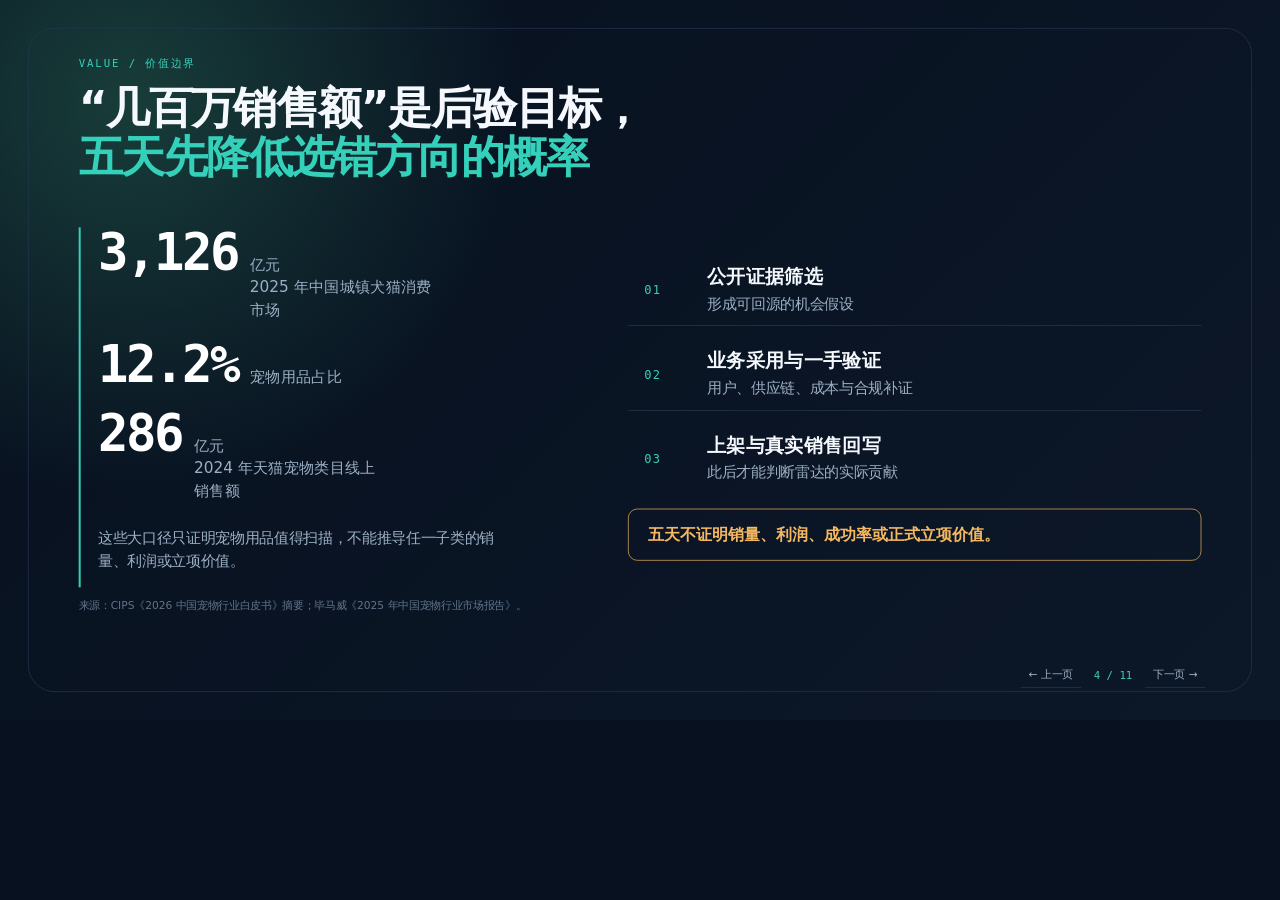
<file: p04.html>
<!doctype html>
<html lang="zh-CN">
<head>
  <meta charset="utf-8">
  <meta name="viewport" content="width=device-width, initial-scale=1">
  <title>AI新品机会雷达 · 价值边界</title>
  <style>
    :root {
  --bg: #07111F;
  --bg-soft: #0C1728;
  --surface: #101D30;
  --surface-2: #15243A;
  --text: #F5F8FC;
  --muted: #9CB0C5;
  --subtle: #60738A;
  --accent: #35D0BA;
  --accent-soft: #183D3A;
  --success: #54D98C;
  --warning: #F4B860;
  --danger: #FF7171;
  --line: #263952;
  --white: #FFFFFF;
  --shadow: rgba(0, 0, 0, 0.28);
  --radius-sm: 14px;
  --radius-md: 24px;
  --radius-lg: 40px;
  --space-1: 12px;
  --space-2: 20px;
  --space-3: 32px;
  --space-4: 48px;
  --space-5: 72px;
  --font-sans: "PingFang SC", "Microsoft YaHei", "Noto Sans SC", Inter, system-ui, sans-serif;
  --font-mono: "SFMono-Regular", Consolas, monospace;
}
    * { box-sizing: border-box; }
    html, body { margin: 0; padding: 0; background: var(--bg); color: var(--text); font-family: var(--font-sans); }
    body { overflow-x: hidden; }
    .stage {
      position: relative;
      width: 1920px;
      min-height: 1080px;
      transform-origin: top left;
      overflow: hidden;
      background:
        radial-gradient(circle at 10% 14%, var(--accent-soft), transparent 30%),
        linear-gradient(135deg, var(--bg), var(--bg-soft));
    }
    .stage::after {
      content: "";
      position: absolute;
      inset: 42px;
      border: 1px solid var(--line);
      border-radius: var(--radius-lg);
      pointer-events: none;
    }
    .page { position: relative; z-index: 1; padding: 86px 118px 92px; }
    .eyebrow { color: var(--accent); font-family: var(--font-mono); font-size: 16px; letter-spacing: .18em; text-transform: uppercase; }
    h1 { margin: 18px 0 0; max-width: 1500px; font-size: 66px; line-height: 1.12; letter-spacing: -.035em; }
    .accent { color: var(--accent); }
    .main { display: grid; grid-template-columns: 0.92fr 1.08fr; gap: 92px; align-items: center; margin-top: 68px; }
    .signal { padding-left: 26px; border-left: 3px solid var(--accent); }
    .metric { display: flex; align-items: baseline; gap: 18px; margin: 0 0 28px; }
    .metric strong { font-family: var(--font-mono); font-size: 76px; line-height: 1; color: var(--white); letter-spacing: -.05em; }
    .metric span { max-width: 280px; color: var(--muted); font-size: 23px; line-height: 1.45; }
    .note { margin-top: 36px; max-width: 620px; color: var(--muted); font-size: 22px; line-height: 1.6; }
    .ladder { position: relative; display: grid; gap: 18px; }
    .step { display: grid; grid-template-columns: 72px 1fr; gap: 22px; align-items: center; min-height: 106px; padding: 16px 24px; border-bottom: 1px solid var(--line); }
    .step:last-child { border-bottom: 0; }
    .number { font-family: var(--font-mono); font-size: 18px; color: var(--accent); letter-spacing: .12em; }
    .step h2 { margin: 0 0 7px; font-size: 29px; line-height: 1.25; }
    .step p { margin: 0; color: var(--muted); font-size: 22px; line-height: 1.45; }
    .boundary { margin-top: 22px; padding: 22px 28px; border: 1px solid var(--warning); border-radius: var(--radius-sm); color: var(--warning); font-size: 24px; font-weight: 650; }
    .source { position: absolute; left: 118px; bottom: 54px; width: 1370px; color: var(--subtle); font-size: 16px; line-height: 1.4; }
    .nav { position: absolute; z-index: 3; right: 112px; bottom: 48px; display: flex; align-items: center; gap: 18px; font-size: 16px; }
    .nav a { color: var(--muted); text-decoration: none; padding: 8px 12px; border-bottom: 1px solid var(--line); }
    .nav .count { color: var(--accent); font-family: var(--font-mono); min-width: 60px; text-align: center; }
  </style>
</head>
<body>
  <div class="stage">
    <main class="page">
      <div class="eyebrow">VALUE / 价值边界</div>
      <h1>“几百万销售额”是后验目标，<br><span class="accent">五天先降低选错方向的概率</span></h1>
      <section class="main">
        <div class="signal">
          <div class="metric"><strong>3,126</strong><span>亿元<br>2025 年中国城镇犬猫消费市场</span></div>
          <div class="metric"><strong>12.2%</strong><span>宠物用品占比</span></div>
          <div class="metric"><strong>286</strong><span>亿元<br>2024 年天猫宠物类目线上销售额</span></div>
          <p class="note">这些大口径只证明宠物用品值得扫描，不能推导任一子类的销量、利润或立项价值。</p>
        </div>
        <div>
          <div class="ladder">
            <div class="step"><div class="number">01</div><div><h2>公开证据筛选</h2><p>形成可回源的机会假设</p></div></div>
            <div class="step"><div class="number">02</div><div><h2>业务采用与一手验证</h2><p>用户、供应链、成本与合规补证</p></div></div>
            <div class="step"><div class="number">03</div><div><h2>上架与真实销售回写</h2><p>此后才能判断雷达的实际贡献</p></div></div>
          </div>
          <div class="boundary">五天不证明销量、利润、成功率或正式立项价值。</div>
        </div>
      </section>
      <div class="source">来源：CIPS《2026 中国宠物行业白皮书》摘要；毕马威《2025 年中国宠物行业市场报告》。</div>
    </main>
    <nav class="nav" aria-label="幻灯片导航">
      <a href="p03.html">← 上一页</a><span class="count">4 / 11</span><a href="p05.html">下一页 →</a>
    </nav>
  </div>
  <script>
    function fit() {
      var s = innerWidth / 1920;
      var stage = document.querySelector('.stage');
      stage.style.transform = 'scale(' + s + ')';
      document.body.style.height = (stage.offsetHeight * s) + 'px';
    }
    addEventListener('resize', fit); fit();
    addEventListener('keydown', function (event) {
      if (event.key === 'ArrowLeft') location.href = 'p03.html';
      if (event.key === 'ArrowRight') location.href = 'p05.html';
    });
  </script>
</body>
</html>
</file>
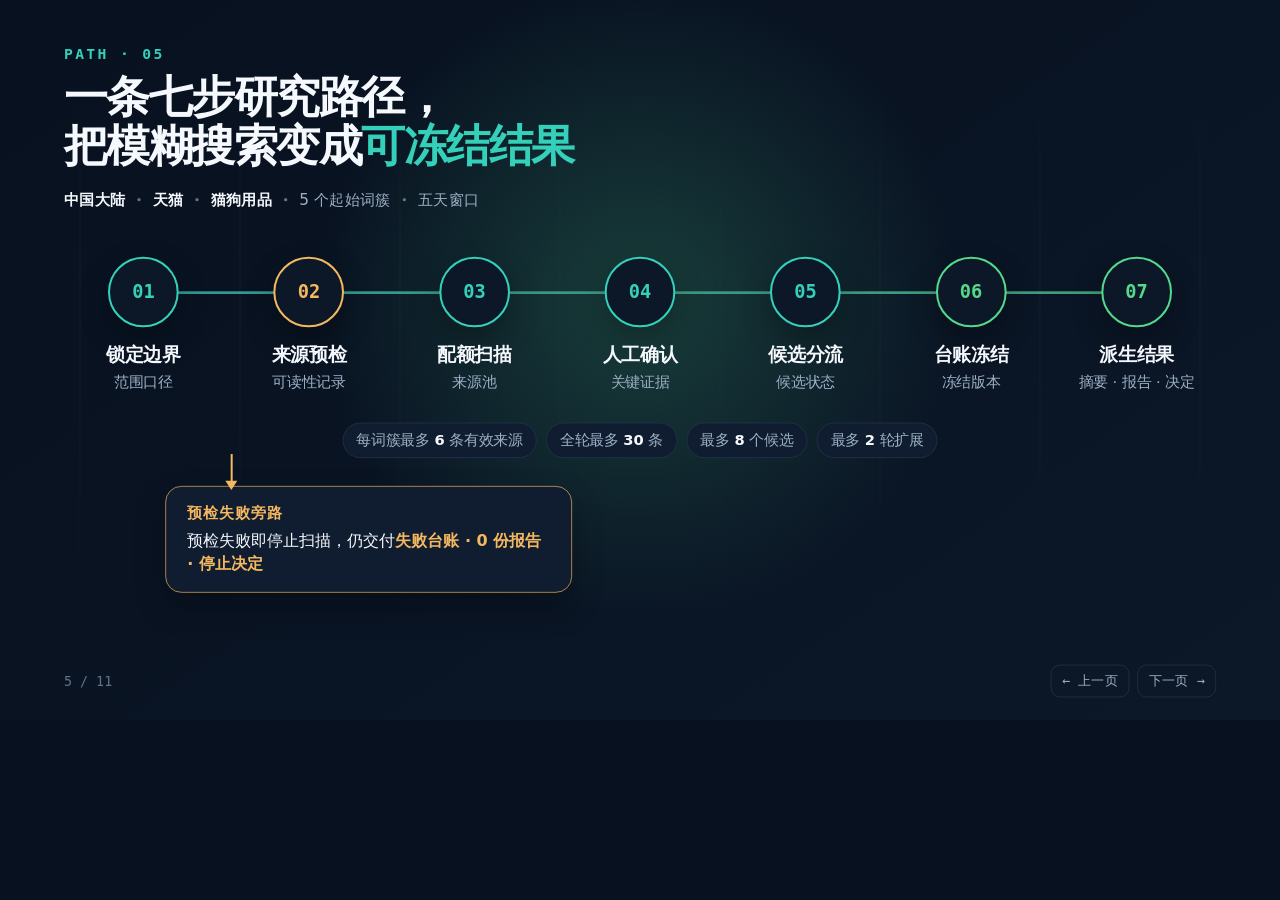
<file: p05.html>
<!doctype html>
<html lang="zh-CN">
<head>
  <meta charset="utf-8">
  <meta name="viewport" content="width=device-width, initial-scale=1">
  <title>一条七步研究路径，把模糊搜索变成可冻结结果</title>
  <style>
    :root {
  --bg: #07111F;
  --bg-soft: #0C1728;
  --surface: #101D30;
  --surface-2: #15243A;
  --text: #F5F8FC;
  --muted: #9CB0C5;
  --subtle: #60738A;
  --accent: #35D0BA;
  --accent-soft: #183D3A;
  --success: #54D98C;
  --warning: #F4B860;
  --danger: #FF7171;
  --line: #263952;
  --white: #FFFFFF;
  --shadow: rgba(0, 0, 0, 0.28);
  --radius-sm: 14px;
  --radius-md: 24px;
  --radius-lg: 40px;
  --space-1: 12px;
  --space-2: 20px;
  --space-3: 32px;
  --space-4: 48px;
  --space-5: 72px;
  --font-sans: "PingFang SC", "Microsoft YaHei", "Noto Sans SC", Inter, system-ui, sans-serif;
  --font-mono: "SFMono-Regular", Consolas, monospace;
}

    /* 基调：深海蓝背景、青绿色为唯一主强调色；高层阅读型、低装饰、强对齐。 */
    * { box-sizing: border-box; }
    html, body { margin: 0; padding: 0; }
    body {
      background: var(--bg);
      color: var(--text);
      font-family: var(--font-sans);
      overflow-x: hidden;
    }
    .stage {
      width: 1920px;
      min-height: 1080px;
      transform-origin: top left;
      position: relative;
      overflow: hidden;
      padding: 68px 96px 54px;
      background:
        radial-gradient(circle at 50% 42%, var(--accent-soft), transparent 42%),
        linear-gradient(145deg, var(--bg), var(--bg-soft));
    }
    .stage::before {
      content: "";
      position: absolute;
      inset: 0;
      pointer-events: none;
      opacity: .22;
      background-image: linear-gradient(90deg, transparent 49%, var(--line) 50%, transparent 51%);
      background-size: 240px 100%;
      mask-image: linear-gradient(to bottom, transparent 8%, var(--bg) 38%, transparent 92%);
    }
    main { position: relative; z-index: 1; }
    .eyebrow {
      margin: 0 0 16px;
      color: var(--accent);
      font-family: var(--font-mono);
      font-size: 22px;
      font-weight: 700;
      letter-spacing: .16em;
    }
    h1 {
      max-width: 1600px;
      margin: 0;
      font-size: 66px;
      line-height: 1.12;
      letter-spacing: -.035em;
      font-weight: 760;
    }
    h1 em { color: var(--accent); font-style: normal; }
    .scope {
      display: flex;
      align-items: center;
      gap: 18px;
      margin-top: 28px;
      color: var(--muted);
      font-size: 23px;
      line-height: 1.3;
    }
    .scope strong { color: var(--text); font-weight: 650; }
    .scope-dot {
      width: 5px;
      height: 5px;
      border-radius: 50%;
      background: var(--subtle);
    }
    .process-wrap {
      position: relative;
      margin-top: 70px;
      padding: 0 6px;
    }
    .rail {
      position: absolute;
      left: 106px;
      right: 106px;
      top: 52px;
      height: 4px;
      background: var(--line);
    }
    .rail::after {
      content: "";
      position: absolute;
      inset: 0;
      background: linear-gradient(90deg, var(--accent), var(--success));
      opacity: .62;
    }
    .steps {
      position: relative;
      display: grid;
      grid-template-columns: repeat(7, 1fr);
      gap: 22px;
    }
    .step {
      min-width: 0;
      text-align: center;
    }
    .step-mark {
      width: 106px;
      height: 106px;
      display: grid;
      place-items: center;
      margin: 0 auto 24px;
      border: 3px solid var(--accent);
      border-radius: 50%;
      background: var(--bg-soft);
      box-shadow: 0 18px 44px var(--shadow);
      color: var(--accent);
      font-family: var(--font-mono);
      font-size: 28px;
      font-weight: 800;
    }
    .step:nth-child(2) .step-mark { border-color: var(--warning); color: var(--warning); }
    .step:nth-child(6) .step-mark,
    .step:nth-child(7) .step-mark { border-color: var(--success); color: var(--success); }
    .step h2 {
      margin: 0;
      font-size: 28px;
      line-height: 1.25;
      font-weight: 700;
    }
    .step p {
      margin: 10px 0 0;
      color: var(--muted);
      font-size: 22px;
      line-height: 1.3;
    }
    .quota {
      display: flex;
      justify-content: center;
      gap: 14px;
      margin-top: 46px;
    }
    .quota span {
      padding: 12px 20px;
      border: 1px solid var(--line);
      border-radius: 999px;
      background: var(--surface);
      color: var(--muted);
      font-size: 22px;
      line-height: 1.2;
    }
    .quota strong { color: var(--text); }
    .failure-route {
      width: 610px;
      margin: 42px 0 0 146px;
      position: relative;
      padding: 25px 28px 25px 32px;
      border: 1px solid var(--warning);
      border-radius: var(--radius-md);
      background: var(--surface);
      box-shadow: 0 22px 46px var(--shadow);
    }
    .failure-route::before {
      content: "";
      position: absolute;
      width: 3px;
      height: 48px;
      left: 97px;
      top: -49px;
      background: var(--warning);
    }
    .failure-route::after {
      content: "";
      position: absolute;
      left: 89px;
      top: -9px;
      width: 0;
      height: 0;
      border-left: 9px solid transparent;
      border-right: 9px solid transparent;
      border-top: 14px solid var(--warning);
    }
    .failure-label {
      margin: 0 0 9px;
      color: var(--warning);
      font-family: var(--font-mono);
      font-size: 22px;
      font-weight: 750;
      letter-spacing: .08em;
    }
    .failure-copy {
      margin: 0;
      font-size: 24px;
      line-height: 1.45;
    }
    .failure-copy strong { color: var(--warning); }
    .nav {
      position: absolute;
      left: 96px;
      right: 96px;
      bottom: 34px;
      z-index: 2;
      display: flex;
      justify-content: space-between;
      align-items: center;
      color: var(--subtle);
      font-family: var(--font-mono);
      font-size: 20px;
    }
    .nav-links { display: flex; gap: 12px; }
    .nav a {
      color: var(--muted);
      text-decoration: none;
      border: 1px solid var(--line);
      border-radius: var(--radius-sm);
      padding: 10px 16px;
      background: var(--bg-soft);
    }
  </style>
</head>
<body>
  <div class="stage">
    <main>
      <p class="eyebrow">PATH · 05</p>
      <h1>一条七步研究路径，<br>把模糊搜索变成<em>可冻结结果</em></h1>

      <div class="scope" aria-label="研究边界">
        <strong>中国大陆</strong><span class="scope-dot"></span>
        <strong>天猫</strong><span class="scope-dot"></span>
        <strong>猫狗用品</strong><span class="scope-dot"></span>
        <span>5 个起始词簇</span><span class="scope-dot"></span>
        <span>五天窗口</span>
      </div>

      <section class="process-wrap" aria-label="七步研究路径">
        <div class="rail" aria-hidden="true"></div>
        <div class="steps">
          <article class="step">
            <div class="step-mark">01</div>
            <h2>锁定边界</h2>
            <p>范围口径</p>
          </article>
          <article class="step">
            <div class="step-mark">02</div>
            <h2>来源预检</h2>
            <p>可读性记录</p>
          </article>
          <article class="step">
            <div class="step-mark">03</div>
            <h2>配额扫描</h2>
            <p>来源池</p>
          </article>
          <article class="step">
            <div class="step-mark">04</div>
            <h2>人工确认</h2>
            <p>关键证据</p>
          </article>
          <article class="step">
            <div class="step-mark">05</div>
            <h2>候选分流</h2>
            <p>候选状态</p>
          </article>
          <article class="step">
            <div class="step-mark">06</div>
            <h2>台账冻结</h2>
            <p>冻结版本</p>
          </article>
          <article class="step">
            <div class="step-mark">07</div>
            <h2>派生结果</h2>
            <p>摘要 · 报告 · 决定</p>
          </article>
        </div>

        <div class="quota" aria-label="扫描配额">
          <span>每词簇最多 <strong>6</strong> 条有效来源</span>
          <span>全轮最多 <strong>30</strong> 条</span>
          <span>最多 <strong>8</strong> 个候选</span>
          <span>最多 <strong>2</strong> 轮扩展</span>
        </div>

        <aside class="failure-route" aria-label="预检失败旁路">
          <p class="failure-label">预检失败旁路</p>
          <p class="failure-copy">预检失败即停止扫描，仍交付<strong>失败台账 · 0 份报告 · 停止决定</strong></p>
        </aside>
      </section>
    </main>

    <nav class="nav" aria-label="幻灯片导航">
      <span>5 / 11</span>
      <div class="nav-links">
        <a href="p04.html" aria-label="上一页">← 上一页</a>
        <a href="p06.html" aria-label="下一页">下一页 →</a>
      </div>
    </nav>
  </div>

  <script>
    function fit() {
      var s = innerWidth / 1920;
      var stage = document.querySelector('.stage');
      stage.style.transform = 'scale(' + s + ')';
      document.body.style.height = (stage.offsetHeight * s) + 'px';
    }
    addEventListener('resize', fit); fit();
    addEventListener('keydown', function (event) {
      if (event.key === 'ArrowLeft') location.href = 'p04.html';
      if (event.key === 'ArrowRight') location.href = 'p06.html';
    });
  </script>
</body>
</html>
</file>
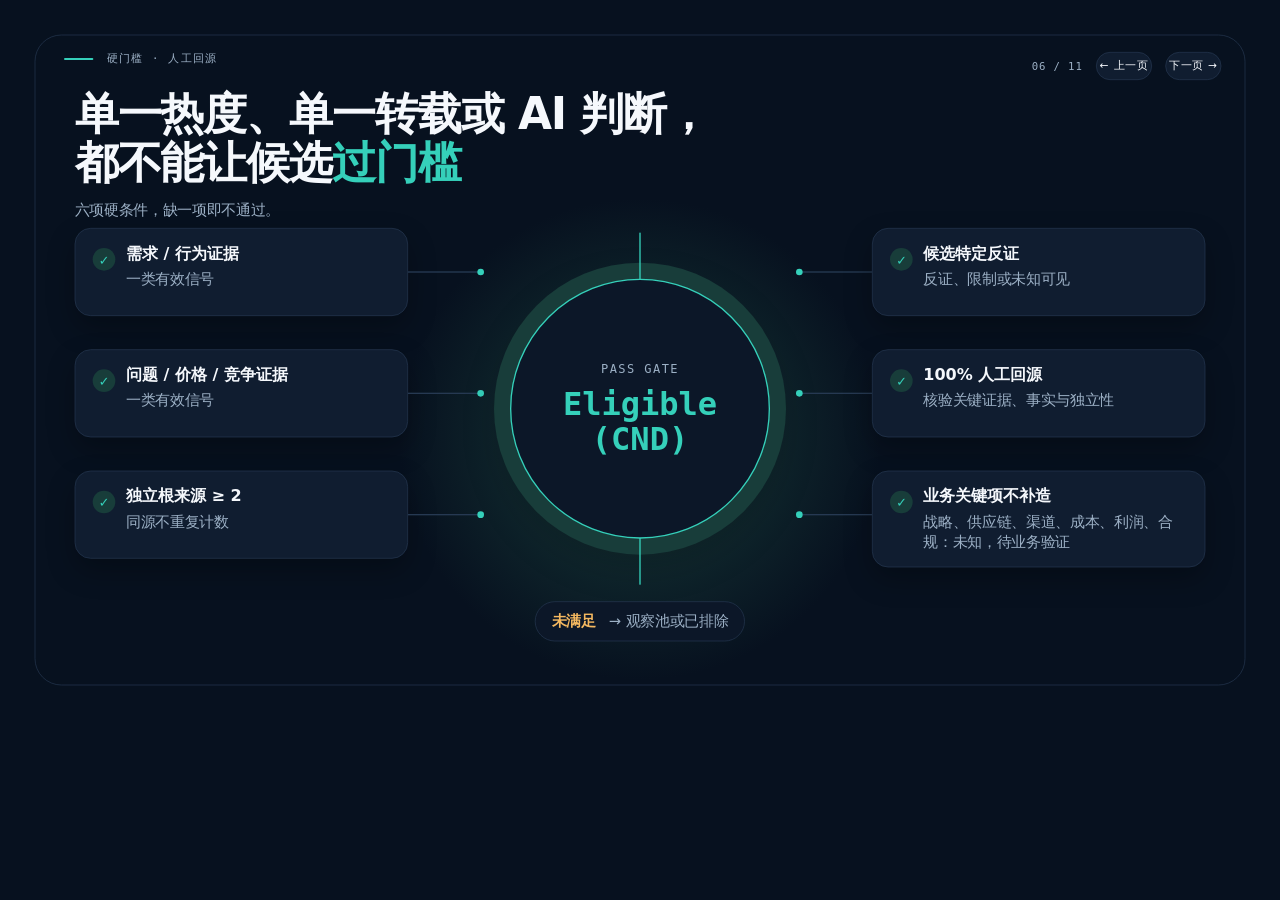
<file: p06.html>
<!doctype html>
<html lang="zh-CN">
<head>
  <meta charset="utf-8">
  <meta name="viewport" content="width=device-width, initial-scale=1">
  <title>AI新品机会雷达 · 06</title>
  <style>
:root {
  --bg: #07111F;
  --bg-soft: #0C1728;
  --surface: #101D30;
  --surface-2: #15243A;
  --text: #F5F8FC;
  --muted: #9CB0C5;
  --subtle: #60738A;
  --accent: #35D0BA;
  --accent-soft: #183D3A;
  --success: #54D98C;
  --warning: #F4B860;
  --danger: #FF7171;
  --line: #263952;
  --white: #FFFFFF;
  --shadow: rgba(0, 0, 0, 0.28);
  --radius-sm: 14px;
  --radius-md: 24px;
  --radius-lg: 40px;
  --space-1: 12px;
  --space-2: 20px;
  --space-3: 32px;
  --space-4: 48px;
  --space-5: 72px;
  --font-sans: "PingFang SC", "Microsoft YaHei", "Noto Sans SC", Inter, system-ui, sans-serif;
  --font-mono: "SFMono-Regular", Consolas, monospace;
}

    /* 基调：深海蓝背景、青绿色为唯一主强调色；高层阅读型、低装饰、强对齐。 */
    * { box-sizing: border-box; }
    html, body { margin: 0; padding: 0; }
    body {
      background: var(--bg);
      color: var(--text);
      font-family: var(--font-sans);
      overflow-x: hidden;
    }
    .stage {
      position: relative;
      width: 1920px;
      min-height: 1080px;
      overflow: hidden;
      transform-origin: top left;
      background:
        radial-gradient(circle at 50% 61%, var(--accent-soft) 0, var(--bg) 31%),
        linear-gradient(145deg, var(--bg-soft) 0%, var(--bg) 66%);
    }
    .frame {
      position: absolute;
      inset: 52px;
      border: 1px solid var(--line);
      border-radius: var(--radius-lg);
    }
    .eyebrow {
      position: absolute;
      top: 78px;
      left: 96px;
      display: flex;
      align-items: center;
      gap: var(--space-2);
      color: var(--muted);
      font-family: var(--font-mono);
      font-size: 16px;
      letter-spacing: 0.16em;
    }
    .eyebrow::before {
      content: "";
      width: 44px;
      height: 3px;
      border-radius: 999px;
      background: var(--accent);
    }
    .nav {
      position: absolute;
      z-index: 8;
      top: 78px;
      right: 88px;
      display: flex;
      align-items: center;
      gap: var(--space-2);
      font-family: var(--font-mono);
      font-size: 16px;
      letter-spacing: 0.08em;
    }
    .page-no { color: var(--muted); }
    .nav-link {
      display: inline-flex;
      align-items: center;
      justify-content: center;
      min-width: 84px;
      height: 42px;
      border: 1px solid var(--line);
      border-radius: 999px;
      background: var(--surface);
      color: var(--text);
      font-family: var(--font-sans);
      font-size: 16px;
      text-decoration: none;
    }
    .headline {
      position: absolute;
      z-index: 4;
      top: 134px;
      left: 112px;
      width: 1650px;
    }
    h1 {
      margin: 0;
      max-width: 1570px;
      font-size: 66px;
      line-height: 1.12;
      letter-spacing: -0.025em;
      font-weight: 760;
    }
    h1 em {
      color: var(--accent);
      font-style: normal;
    }
    .subline {
      margin: 18px 0 0;
      color: var(--muted);
      font-size: 22px;
      line-height: 1.4;
    }
    .gate-system {
      position: absolute;
      z-index: 3;
      left: 112px;
      right: 112px;
      top: 342px;
      height: 620px;
    }
    .condition {
      position: absolute;
      width: 500px;
      min-height: 132px;
      padding: 22px 26px 22px 76px;
      border: 1px solid var(--line);
      border-radius: var(--radius-md);
      background: var(--surface);
      box-shadow: 0 18px 42px var(--shadow);
    }
    .condition::before {
      content: "✓";
      position: absolute;
      top: 29px;
      left: 26px;
      display: grid;
      width: 34px;
      height: 34px;
      place-items: center;
      border-radius: 50%;
      background: var(--accent-soft);
      color: var(--accent);
      font-family: var(--font-mono);
      font-size: 22px;
      font-weight: 700;
    }
    .condition b {
      display: block;
      margin-bottom: 8px;
      color: var(--text);
      font-size: 24px;
      line-height: 1.3;
    }
    .condition span {
      color: var(--muted);
      font-size: 22px;
      line-height: 1.35;
    }
    .c1, .c4 { top: 0; }
    .c2, .c5 { top: 182px; }
    .c3, .c6 { top: 364px; }
    .c1, .c2, .c3 { left: 0; }
    .c4, .c5, .c6 { right: 0; }
    .connector {
      position: absolute;
      width: 114px;
      height: 2px;
      background: var(--line);
    }
    .connector::after {
      content: "";
      position: absolute;
      top: -4px;
      width: 10px;
      height: 10px;
      border-radius: 50%;
      background: var(--accent);
    }
    .connector.left { left: 500px; }
    .connector.left::after { right: 0; }
    .connector.right { right: 500px; }
    .connector.right::after { left: 0; }
    .connector.row1 { top: 65px; }
    .connector.row2 { top: 247px; }
    .connector.row3 { top: 429px; }
    .gate {
      position: absolute;
      left: 50%;
      top: 76px;
      width: 390px;
      height: 390px;
      transform: translateX(-50%);
      display: grid;
      place-items: center;
      border: 2px solid var(--accent);
      border-radius: 50%;
      background: var(--bg-soft);
      box-shadow: 0 0 0 24px var(--accent-soft), 0 24px 70px var(--shadow);
    }
    .gate::before,
    .gate::after {
      content: "";
      position: absolute;
      left: 50%;
      transform: translateX(-50%);
      width: 2px;
      height: 70px;
      background: var(--accent);
    }
    .gate::before { top: -71px; }
    .gate::after { bottom: -71px; }
    .gate-copy { text-align: center; }
    .gate-label {
      display: block;
      margin-bottom: 16px;
      color: var(--muted);
      font-family: var(--font-mono);
      font-size: 18px;
      letter-spacing: 0.12em;
      text-transform: uppercase;
    }
    .gate strong {
      display: block;
      color: var(--accent);
      font-family: var(--font-mono);
      font-size: 48px;
      line-height: 1.1;
    }
    .reject-route {
      position: absolute;
      left: 50%;
      bottom: 0;
      transform: translateX(-50%);
      display: flex;
      align-items: center;
      gap: var(--space-2);
      padding: 16px 24px;
      border: 1px solid var(--line);
      border-radius: 999px;
      background: var(--bg-soft);
      color: var(--muted);
      font-size: 22px;
      line-height: 1.2;
    }
    .reject-route b {
      color: var(--warning);
      font-weight: 700;
    }
  </style>
</head>
<body>
  <div class="stage">
    <div class="frame" aria-hidden="true"></div>
    <div class="eyebrow">硬门槛 · 人工回源</div>

    <nav class="nav" aria-label="演示文稿导航">
      <span class="page-no">06 / 11</span>
      <a class="nav-link" href="p05.html">← 上一页</a>
      <a class="nav-link" href="p07.html">下一页 →</a>
    </nav>

    <header class="headline">
      <h1>单一热度、单一转载或 AI 判断，<br>都不能让候选<em>过门槛</em></h1>
      <p class="subline">六项硬条件，缺一项即不通过。</p>
    </header>

    <main class="gate-system" aria-label="候选达标硬门槛">
      <section class="condition c1">
        <b>需求 / 行为证据</b>
        <span>一类有效信号</span>
      </section>
      <section class="condition c2">
        <b>问题 / 价格 / 竞争证据</b>
        <span>一类有效信号</span>
      </section>
      <section class="condition c3">
        <b>独立根来源 ≥ 2</b>
        <span>同源不重复计数</span>
      </section>

      <div class="connector left row1" aria-hidden="true"></div>
      <div class="connector left row2" aria-hidden="true"></div>
      <div class="connector left row3" aria-hidden="true"></div>

      <section class="gate" aria-label="候选达标结果">
        <div class="gate-copy">
          <span class="gate-label">PASS GATE</span>
          <strong>Eligible<br>(CND)</strong>
        </div>
      </section>

      <div class="connector right row1" aria-hidden="true"></div>
      <div class="connector right row2" aria-hidden="true"></div>
      <div class="connector right row3" aria-hidden="true"></div>

      <section class="condition c4">
        <b>候选特定反证</b>
        <span>反证、限制或未知可见</span>
      </section>
      <section class="condition c5">
        <b>100% 人工回源</b>
        <span>核验关键证据、事实与独立性</span>
      </section>
      <section class="condition c6">
        <b>业务关键项不补造</b>
        <span>战略、供应链、渠道、成本、利润、合规：未知，待业务验证</span>
      </section>

      <div class="reject-route"><b>未满足</b><span>→ 观察池或已排除</span></div>
    </main>
  </div>
  <script>
    function fit() {
      var s = innerWidth / 1920;
      var stage = document.querySelector('.stage');
      stage.style.transform = 'scale(' + s + ')';
      document.body.style.height = (stage.offsetHeight * s) + 'px';
    }
    addEventListener('resize', fit); fit();

    addEventListener('keydown', function (event) {
      if (event.key === 'ArrowLeft') location.href = 'p05.html';
      if (event.key === 'ArrowRight') location.href = 'p07.html';
    });
  </script>
</body>
</html>
</file>
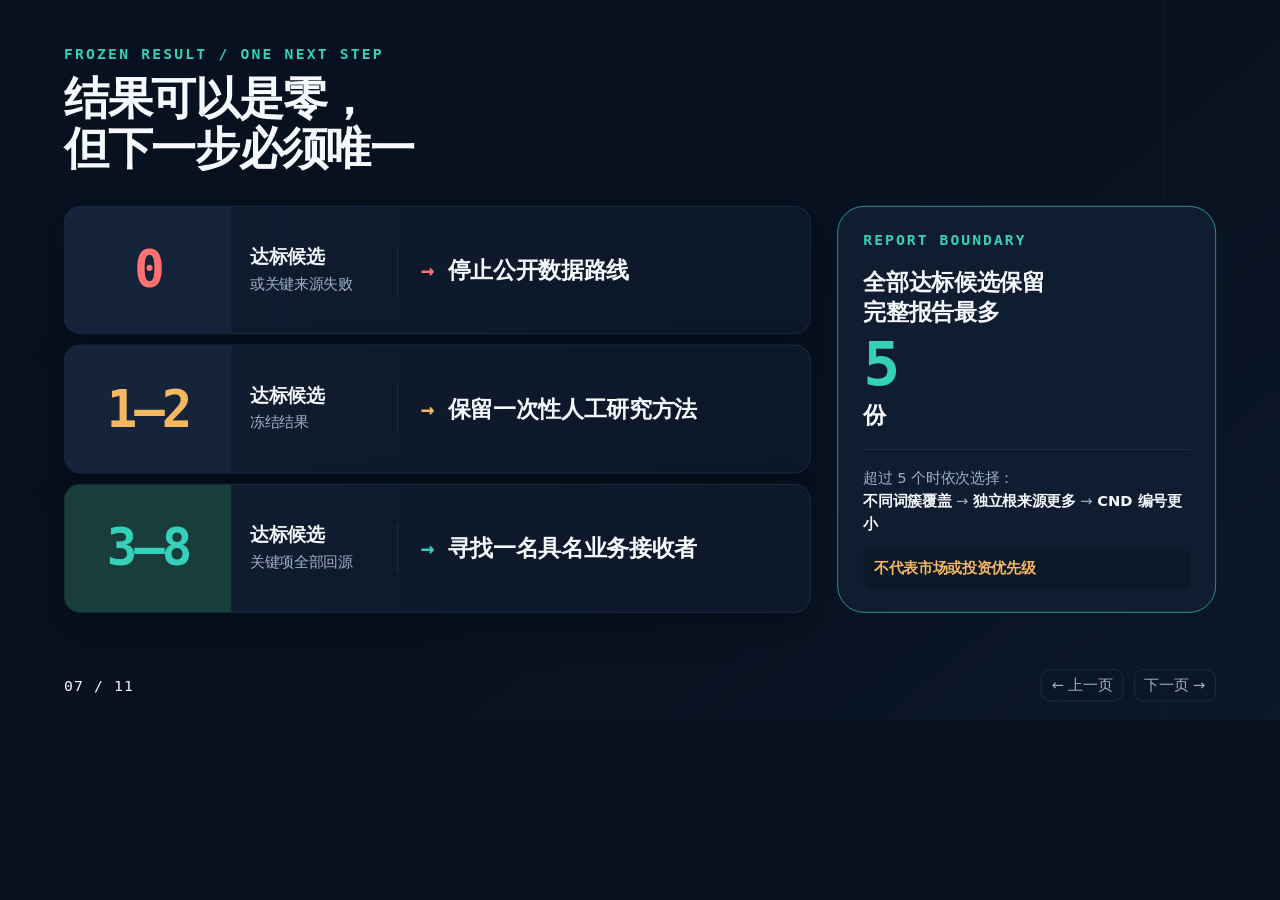
<file: p07.html>
<!doctype html>
<html lang="zh-CN">
<head>
  <meta charset="utf-8">
  <meta name="viewport" content="width=device-width, initial-scale=1">
  <title>结果可以是零，但下一步必须唯一</title>
  <style>
:root {
  --bg: #07111F;
  --bg-soft: #0C1728;
  --surface: #101D30;
  --surface-2: #15243A;
  --text: #F5F8FC;
  --muted: #9CB0C5;
  --subtle: #60738A;
  --accent: #35D0BA;
  --accent-soft: #183D3A;
  --success: #54D98C;
  --warning: #F4B860;
  --danger: #FF7171;
  --line: #263952;
  --white: #FFFFFF;
  --shadow: rgba(0, 0, 0, 0.28);
  --radius-sm: 14px;
  --radius-md: 24px;
  --radius-lg: 40px;
  --space-1: 12px;
  --space-2: 20px;
  --space-3: 32px;
  --space-4: 48px;
  --space-5: 72px;
  --font-sans: "PingFang SC", "Microsoft YaHei", "Noto Sans SC", Inter, system-ui, sans-serif;
  --font-mono: "SFMono-Regular", Consolas, monospace;
}

/* 基调：深海蓝背景、青绿色为唯一主强调色；高层阅读型、低装饰、强对齐。 */
    * { box-sizing: border-box; }
    html, body { margin: 0; padding: 0; }
    body {
      background: var(--bg);
      color: var(--text);
      font-family: var(--font-sans);
      overflow-x: hidden;
    }
    .stage {
      width: 1920px;
      min-height: 1080px;
      position: relative;
      overflow: hidden;
      transform-origin: top left;
      padding: 68px 96px 58px;
      background:
        linear-gradient(140deg, var(--bg) 0%, var(--bg) 54%, var(--bg-soft) 100%);
    }
    .stage::before {
      content: "";
      position: absolute;
      top: 0;
      right: 172px;
      width: 1px;
      height: 100%;
      background: var(--line);
      opacity: .42;
    }
    .eyebrow {
      color: var(--accent);
      font-family: var(--font-mono);
      font-size: 22px;
      font-weight: 700;
      letter-spacing: .15em;
    }
    h1 {
      margin: 18px 0 0;
      font-size: 68px;
      line-height: 1.1;
      letter-spacing: -.035em;
      font-weight: 800;
    }
    .layout {
      display: grid;
      grid-template-columns: 1120px 1fr;
      gap: 40px;
      margin-top: 48px;
      min-height: 610px;
    }
    .tracks {
      display: grid;
      grid-template-rows: repeat(3, 1fr);
      gap: 16px;
    }
    .track {
      display: grid;
      grid-template-columns: 250px 250px 1fr;
      align-items: center;
      min-height: 190px;
      overflow: hidden;
      border: 1px solid var(--line);
      border-radius: var(--radius-md);
      background: linear-gradient(90deg, var(--surface), var(--bg-soft));
      box-shadow: 0 22px 54px var(--shadow);
    }
    .count {
      height: 100%;
      display: flex;
      align-items: center;
      justify-content: center;
      color: var(--accent);
      font-family: var(--font-mono);
      font-size: 76px;
      line-height: 1;
      font-weight: 800;
      letter-spacing: -.06em;
      background: var(--accent-soft);
    }
    .condition {
      padding: 0 28px;
      color: var(--muted);
      font-size: 22px;
      line-height: 1.5;
      border-right: 1px solid var(--line);
    }
    .condition strong {
      display: block;
      color: var(--text);
      font-size: 28px;
      line-height: 1.2;
      margin-bottom: 7px;
    }
    .decision {
      padding: 0 34px;
      color: var(--text);
      font-size: 34px;
      line-height: 1.25;
      font-weight: 800;
    }
    .decision::before {
      content: "→";
      display: inline-block;
      margin-right: 20px;
      color: var(--accent);
      font-family: var(--font-mono);
    }
    .track.stop .count { color: var(--danger); background: var(--surface-2); }
    .track.stop .decision::before { color: var(--danger); }
    .track.hold .count { color: var(--warning); background: var(--surface-2); }
    .track.hold .decision::before { color: var(--warning); }
    .report-rule {
      position: relative;
      display: flex;
      flex-direction: column;
      justify-content: space-between;
      min-height: 610px;
      padding: 38px 38px 34px;
      border: 1px solid var(--accent);
      border-radius: var(--radius-lg);
      background: var(--surface);
    }
    .rule-label {
      color: var(--accent);
      font-family: var(--font-mono);
      font-size: 22px;
      font-weight: 700;
      letter-spacing: .14em;
    }
    .report-hero {
      margin-top: 28px;
      color: var(--text);
      font-size: 34px;
      line-height: 1.35;
      font-weight: 800;
    }
    .report-hero strong {
      display: block;
      margin: 8px 0;
      color: var(--accent);
      font-family: var(--font-mono);
      font-size: 92px;
      line-height: 1;
      letter-spacing: -.08em;
    }
    .selection {
      padding-top: 26px;
      border-top: 1px solid var(--line);
      color: var(--muted);
      font-size: 22px;
      line-height: 1.55;
    }
    .selection b { color: var(--text); }
    .not-rank {
      margin-top: 18px;
      padding: 14px 16px;
      border-radius: var(--radius-sm);
      color: var(--warning);
      background: var(--bg-soft);
      font-size: 22px;
      font-weight: 700;
    }
    .nav {
      position: absolute;
      left: 96px;
      right: 96px;
      bottom: 28px;
      display: flex;
      align-items: center;
      justify-content: space-between;
      color: var(--muted);
      font-size: 22px;
    }
    .page-no {
      color: var(--text);
      font-family: var(--font-mono);
      letter-spacing: .08em;
    }
    .nav-links { display: flex; gap: 16px; }
    .nav a {
      padding: 8px 15px;
      border: 1px solid var(--line);
      border-radius: var(--radius-sm);
      color: var(--muted);
      text-decoration: none;
    }
  </style>
</head>
<body>
  <div class="stage">
    <header>
      <div class="eyebrow">FROZEN RESULT / ONE NEXT STEP</div>
      <h1>结果可以是零，<br>但下一步必须唯一</h1>
    </header>

    <main class="layout">
      <section class="tracks" aria-label="冻结结果与唯一下一步">
        <article class="track stop">
          <div class="count">0</div>
          <div class="condition"><strong>达标候选</strong>或关键来源失败</div>
          <div class="decision">停止公开数据路线</div>
        </article>
        <article class="track hold">
          <div class="count">1—2</div>
          <div class="condition"><strong>达标候选</strong>冻结结果</div>
          <div class="decision">保留一次性人工研究方法</div>
        </article>
        <article class="track go">
          <div class="count">3—8</div>
          <div class="condition"><strong>达标候选</strong>关键项全部回源</div>
          <div class="decision">寻找一名具名业务接收者</div>
        </article>
      </section>

      <aside class="report-rule" aria-label="完整报告范围规则">
        <div>
          <div class="rule-label">REPORT BOUNDARY</div>
          <div class="report-hero">全部达标候选保留<br>完整报告最多<strong>5</strong>份</div>
        </div>
        <div class="selection">
          超过 5 个时依次选择：<br>
          <b>不同词簇覆盖</b> → <b>独立根来源更多</b> → <b>CND 编号更小</b>
          <div class="not-rank">不代表市场或投资优先级</div>
        </div>
      </aside>
    </main>

    <nav class="nav" aria-label="幻灯片导航">
      <div class="page-no">07 / 11</div>
      <div class="nav-links">
        <a href="p06.html">← 上一页</a>
        <a href="p08.html">下一页 →</a>
      </div>
    </nav>
  </div>

  <script>
    function fit() {
      var s = innerWidth / 1920;
      var stage = document.querySelector('.stage');
      stage.style.transform = 'scale(' + s + ')';
      document.body.style.height = (stage.offsetHeight * s) + 'px';
    }
    addEventListener('resize', fit); fit();
    addEventListener('keydown', function (event) {
      if (event.key === 'ArrowLeft') location.href = 'p06.html';
      if (event.key === 'ArrowRight') location.href = 'p08.html';
    });
  </script>
</body>
</html>
</file>
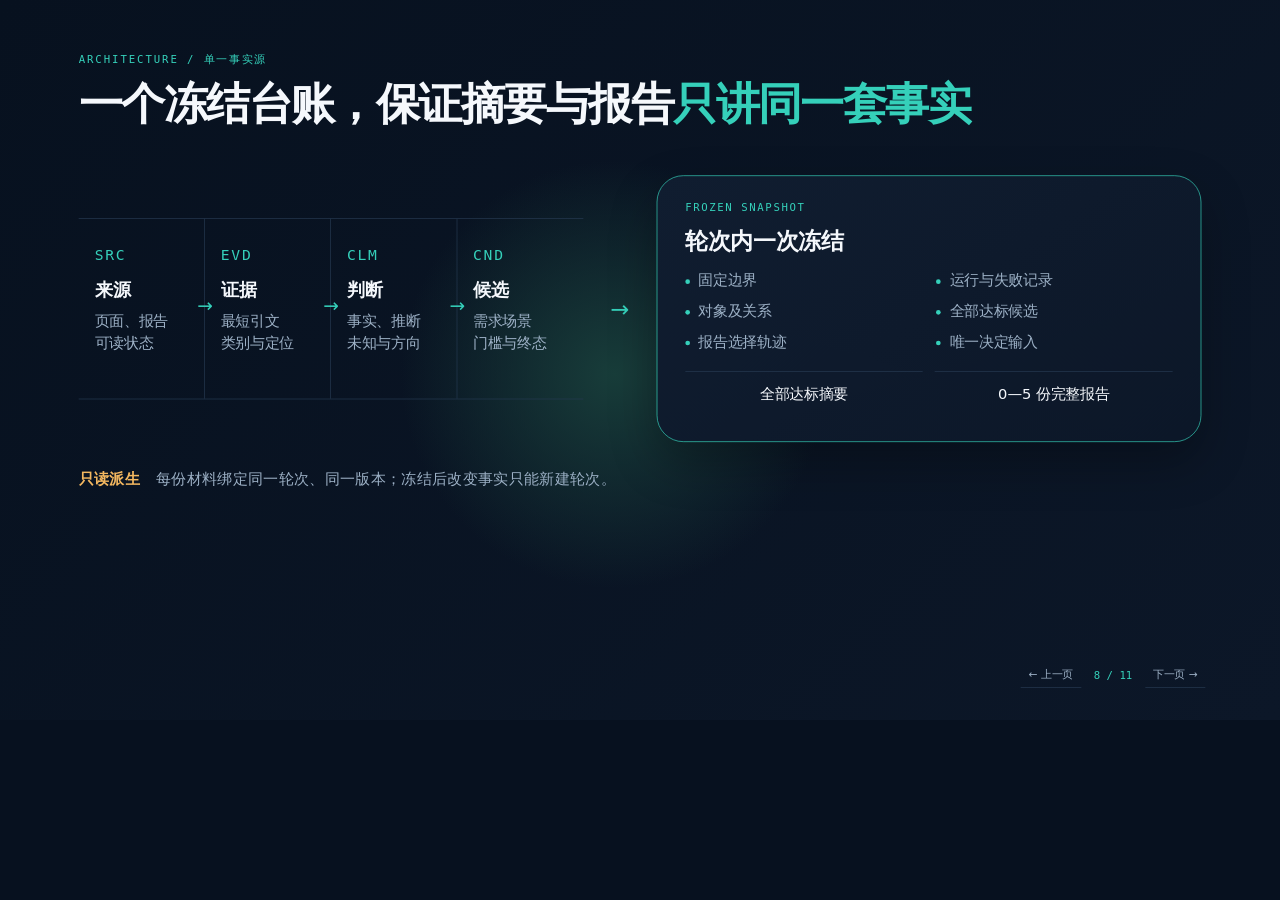
<file: p08.html>
<!doctype html>
<html lang="zh-CN">
<head>
  <meta charset="utf-8">
  <meta name="viewport" content="width=device-width, initial-scale=1">
  <title>AI新品机会雷达 · 单一事实源</title>
  <style>
    :root {
  --bg: #07111F;
  --bg-soft: #0C1728;
  --surface: #101D30;
  --surface-2: #15243A;
  --text: #F5F8FC;
  --muted: #9CB0C5;
  --subtle: #60738A;
  --accent: #35D0BA;
  --accent-soft: #183D3A;
  --success: #54D98C;
  --warning: #F4B860;
  --danger: #FF7171;
  --line: #263952;
  --white: #FFFFFF;
  --shadow: rgba(0, 0, 0, 0.28);
  --radius-sm: 14px;
  --radius-md: 24px;
  --radius-lg: 40px;
  --space-1: 12px;
  --space-2: 20px;
  --space-3: 32px;
  --space-4: 48px;
  --space-5: 72px;
  --font-sans: "PingFang SC", "Microsoft YaHei", "Noto Sans SC", Inter, system-ui, sans-serif;
  --font-mono: "SFMono-Regular", Consolas, monospace;
}
    * { box-sizing: border-box; }
    html, body { margin: 0; padding: 0; background: var(--bg); color: var(--text); font-family: var(--font-sans); }
    body { overflow-x: hidden; }
    .stage {
      position: relative;
      width: 1920px;
      min-height: 1080px;
      transform-origin: top left;
      overflow: hidden;
      background:
        radial-gradient(circle at 48% 52%, var(--accent-soft), transparent 28%),
        linear-gradient(135deg, var(--bg), var(--bg-soft));
    }
    .page { padding: 80px 118px 100px; }
    .eyebrow { color: var(--accent); font-family: var(--font-mono); font-size: 16px; letter-spacing: .18em; }
    h1 { margin: 18px 0 0; font-size: 66px; line-height: 1.12; letter-spacing: -.035em; max-width: 1480px; }
    h1 em { color: var(--accent); font-style: normal; }
    .architecture { display: grid; grid-template-columns: 1fr 110px 1.08fr; align-items: center; margin-top: 70px; }
    .chain { display: grid; grid-template-columns: repeat(4, 1fr); align-items: stretch; border-top: 1px solid var(--line); border-bottom: 1px solid var(--line); }
    .object { position: relative; min-height: 270px; padding: 42px 24px 26px; border-right: 1px solid var(--line); }
    .object:last-child { border-right: 0; }
    .object::after { content: "→"; position: absolute; right: -13px; top: 114px; color: var(--accent); font-size: 28px; z-index: 2; }
    .object:last-child::after { display: none; }
    .code { font-family: var(--font-mono); color: var(--accent); font-size: 22px; letter-spacing: .12em; }
    .object h2 { margin: 22px 0 12px; font-size: 27px; }
    .object p { margin: 0; color: var(--muted); font-size: 22px; line-height: 1.5; }
    .bridge { text-align: center; color: var(--accent); font-size: 34px; }
    .freeze { min-height: 360px; padding: 38px 42px; border: 1px solid var(--accent); border-radius: var(--radius-lg); box-shadow: 0 30px 70px var(--shadow); background: linear-gradient(145deg, var(--surface), var(--bg-soft)); }
    .freeze-label { font-family: var(--font-mono); color: var(--accent); font-size: 16px; letter-spacing: .15em; }
    .freeze h2 { margin: 18px 0 20px; font-size: 34px; }
    .freeze ul { margin: 0; padding: 0; list-style: none; display: grid; grid-template-columns: 1fr 1fr; gap: 14px 22px; }
    .freeze li { color: var(--muted); font-size: 22px; line-height: 1.45; padding-left: 20px; position: relative; }
    .freeze li::before { content: ""; position: absolute; left: 0; top: .65em; width: 7px; height: 7px; border-radius: 50%; background: var(--accent); }
    .outputs { display: flex; gap: 18px; margin-top: 28px; }
    .output { flex: 1; padding: 18px 20px; text-align: center; border-top: 1px solid var(--line); color: var(--text); font-size: 22px; }
    .rule { margin-top: 40px; display: flex; align-items: center; gap: 24px; color: var(--muted); font-size: 23px; }
    .rule strong { color: var(--warning); font-weight: 650; }
    .nav { position: absolute; right: 112px; bottom: 48px; display: flex; align-items: center; gap: 18px; font-size: 16px; }
    .nav a { color: var(--muted); text-decoration: none; padding: 8px 12px; border-bottom: 1px solid var(--line); }
    .nav .count { color: var(--accent); font-family: var(--font-mono); min-width: 60px; text-align: center; }
  </style>
</head>
<body>
  <div class="stage">
    <main class="page">
      <div class="eyebrow">ARCHITECTURE / 单一事实源</div>
      <h1>一个冻结台账，保证摘要与报告<em>只讲同一套事实</em></h1>
      <section class="architecture">
        <div class="chain">
          <div class="object"><div class="code">SRC</div><h2>来源</h2><p>页面、报告<br>可读状态</p></div>
          <div class="object"><div class="code">EVD</div><h2>证据</h2><p>最短引文<br>类别与定位</p></div>
          <div class="object"><div class="code">CLM</div><h2>判断</h2><p>事实、推断<br>未知与方向</p></div>
          <div class="object"><div class="code">CND</div><h2>候选</h2><p>需求场景<br>门槛与终态</p></div>
        </div>
        <div class="bridge">→</div>
        <div class="freeze">
          <div class="freeze-label">FROZEN SNAPSHOT</div>
          <h2>轮次内一次冻结</h2>
          <ul>
            <li>固定边界</li><li>运行与失败记录</li>
            <li>对象及关系</li><li>全部达标候选</li>
            <li>报告选择轨迹</li><li>唯一决定输入</li>
          </ul>
          <div class="outputs"><div class="output">全部达标摘要</div><div class="output">0—5 份完整报告</div></div>
        </div>
      </section>
      <div class="rule"><strong>只读派生</strong><span>每份材料绑定同一轮次、同一版本；冻结后改变事实只能新建轮次。</span></div>
    </main>
    <nav class="nav" aria-label="幻灯片导航">
      <a href="p07.html">← 上一页</a><span class="count">8 / 11</span><a href="p09.html">下一页 →</a>
    </nav>
  </div>
  <script>
    function fit() {
      var s = innerWidth / 1920;
      var stage = document.querySelector('.stage');
      stage.style.transform = 'scale(' + s + ')';
      document.body.style.height = (stage.offsetHeight * s) + 'px';
    }
    addEventListener('resize', fit); fit();
    addEventListener('keydown', function (event) {
      if (event.key === 'ArrowLeft') location.href = 'p07.html';
      if (event.key === 'ArrowRight') location.href = 'p09.html';
    });
  </script>
</body>
</html>
</file>
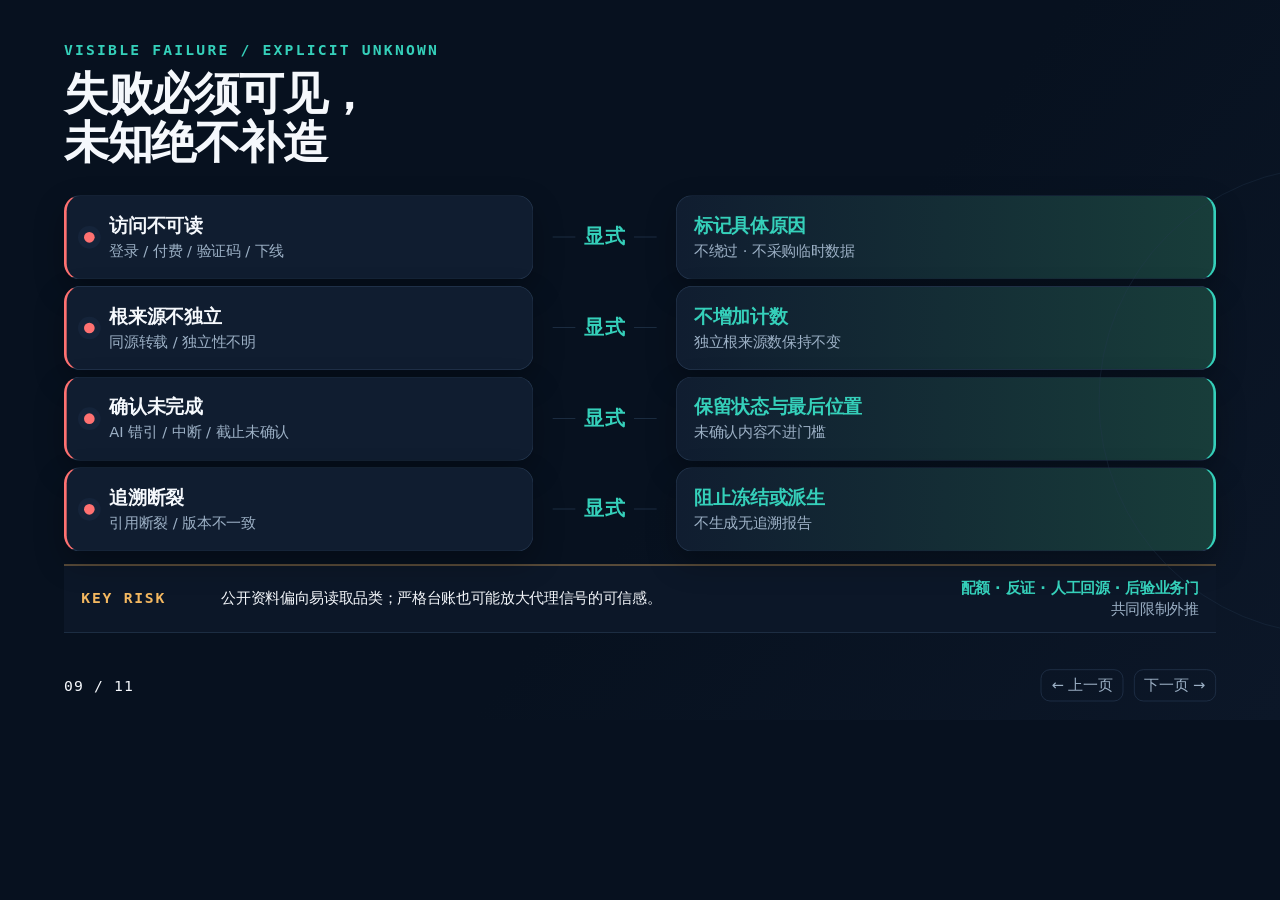
<file: p09.html>
<!doctype html>
<html lang="zh-CN">
<head>
  <meta charset="utf-8">
  <meta name="viewport" content="width=device-width, initial-scale=1">
  <title>失败必须可见，未知绝不补造</title>
  <style>
:root {
  --bg: #07111F;
  --bg-soft: #0C1728;
  --surface: #101D30;
  --surface-2: #15243A;
  --text: #F5F8FC;
  --muted: #9CB0C5;
  --subtle: #60738A;
  --accent: #35D0BA;
  --accent-soft: #183D3A;
  --success: #54D98C;
  --warning: #F4B860;
  --danger: #FF7171;
  --line: #263952;
  --white: #FFFFFF;
  --shadow: rgba(0, 0, 0, 0.28);
  --radius-sm: 14px;
  --radius-md: 24px;
  --radius-lg: 40px;
  --space-1: 12px;
  --space-2: 20px;
  --space-3: 32px;
  --space-4: 48px;
  --space-5: 72px;
  --font-sans: "PingFang SC", "Microsoft YaHei", "Noto Sans SC", Inter, system-ui, sans-serif;
  --font-mono: "SFMono-Regular", Consolas, monospace;
}

/* 基调：深海蓝背景、青绿色为唯一主强调色；高层阅读型、低装饰、强对齐。 */
    * { box-sizing: border-box; }
    html, body { margin: 0; padding: 0; }
    body {
      overflow-x: hidden;
      background: var(--bg);
      color: var(--text);
      font-family: var(--font-sans);
    }
    .stage {
      width: 1920px;
      min-height: 1080px;
      position: relative;
      overflow: hidden;
      transform-origin: top left;
      padding: 64px 96px 56px;
      background:
        linear-gradient(130deg, var(--bg) 0%, var(--bg) 57%, var(--bg-soft) 100%);
    }
    .stage::before {
      content: "";
      position: absolute;
      width: 700px;
      height: 700px;
      right: -430px;
      top: 250px;
      border: 1px solid var(--line);
      border-radius: 50%;
      opacity: .5;
    }
    .eyebrow {
      color: var(--accent);
      font-family: var(--font-mono);
      font-size: 22px;
      line-height: 1;
      letter-spacing: .15em;
      font-weight: 700;
    }
    h1 {
      margin: 18px 0 0;
      font-size: 68px;
      line-height: 1.08;
      letter-spacing: -.035em;
      font-weight: 800;
    }
    .comparison {
      display: grid;
      grid-template-columns: 1fr 170px 1.15fr;
      grid-template-rows: repeat(4, 126px);
      column-gap: 22px;
      row-gap: 10px;
      margin-top: 42px;
    }
    .cell {
      display: flex;
      align-items: center;
      min-width: 0;
      padding: 20px 26px;
      border: 1px solid var(--line);
      border-radius: var(--radius-md);
      background: var(--surface);
      box-shadow: 0 18px 44px var(--shadow);
    }
    .failure {
      gap: 22px;
      border-left: 4px solid var(--danger);
    }
    .status-dot {
      flex: 0 0 auto;
      width: 16px;
      height: 16px;
      border-radius: 50%;
      background: var(--danger);
      box-shadow: 0 0 0 9px var(--surface-2);
    }
    .cell-copy strong {
      display: block;
      color: var(--text);
      font-size: 28px;
      line-height: 1.25;
      font-weight: 800;
    }
    .cell-copy span {
      display: block;
      margin-top: 6px;
      color: var(--muted);
      font-size: 22px;
      line-height: 1.35;
    }
    .route {
      display: flex;
      align-items: center;
      justify-content: center;
      color: var(--accent);
      font-family: var(--font-mono);
      font-size: 30px;
      font-weight: 700;
      letter-spacing: .06em;
    }
    .route::before,
    .route::after {
      content: "";
      width: 34px;
      height: 1px;
      background: var(--line);
    }
    .route::before { margin-right: 12px; }
    .route::after { margin-left: 12px; }
    .behavior {
      border-right: 4px solid var(--accent);
      background: linear-gradient(90deg, var(--surface), var(--accent-soft));
    }
    .behavior strong { color: var(--accent); }
    .risk {
      display: grid;
      grid-template-columns: 180px 1fr 600px;
      align-items: center;
      gap: 30px;
      min-height: 92px;
      margin-top: 20px;
      padding: 18px 26px;
      border-top: 1px solid var(--warning);
      border-bottom: 1px solid var(--line);
      background: var(--bg-soft);
    }
    .risk-label {
      color: var(--warning);
      font-family: var(--font-mono);
      font-size: 22px;
      font-weight: 800;
      letter-spacing: .12em;
    }
    .risk-copy {
      color: var(--text);
      font-size: 22px;
      line-height: 1.45;
    }
    .guardrail {
      color: var(--muted);
      font-size: 22px;
      line-height: 1.45;
      text-align: right;
    }
    .guardrail b { color: var(--accent); }
    .nav {
      position: absolute;
      left: 96px;
      right: 96px;
      bottom: 28px;
      display: flex;
      align-items: center;
      justify-content: space-between;
      color: var(--muted);
      font-size: 22px;
    }
    .page-no {
      color: var(--text);
      font-family: var(--font-mono);
      letter-spacing: .08em;
    }
    .nav-links { display: flex; gap: 16px; }
    .nav a {
      padding: 8px 15px;
      border: 1px solid var(--line);
      border-radius: var(--radius-sm);
      color: var(--muted);
      text-decoration: none;
    }
  </style>
</head>
<body>
  <div class="stage">
    <header>
      <div class="eyebrow">VISIBLE FAILURE / EXPLICIT UNKNOWN</div>
      <h1>失败必须可见，<br>未知绝不补造</h1>
    </header>

    <main>
      <section class="comparison" aria-label="失败模式与产品行为">
        <div class="cell failure">
          <i class="status-dot" aria-hidden="true"></i>
          <div class="cell-copy"><strong>访问不可读</strong><span>登录 / 付费 / 验证码 / 下线</span></div>
        </div>
        <div class="route">显式</div>
        <div class="cell behavior"><div class="cell-copy"><strong>标记具体原因</strong><span>不绕过 · 不采购临时数据</span></div></div>

        <div class="cell failure">
          <i class="status-dot" aria-hidden="true"></i>
          <div class="cell-copy"><strong>根来源不独立</strong><span>同源转载 / 独立性不明</span></div>
        </div>
        <div class="route">显式</div>
        <div class="cell behavior"><div class="cell-copy"><strong>不增加计数</strong><span>独立根来源数保持不变</span></div></div>

        <div class="cell failure">
          <i class="status-dot" aria-hidden="true"></i>
          <div class="cell-copy"><strong>确认未完成</strong><span>AI 错引 / 中断 / 截止未确认</span></div>
        </div>
        <div class="route">显式</div>
        <div class="cell behavior"><div class="cell-copy"><strong>保留状态与最后位置</strong><span>未确认内容不进门槛</span></div></div>

        <div class="cell failure">
          <i class="status-dot" aria-hidden="true"></i>
          <div class="cell-copy"><strong>追溯断裂</strong><span>引用断裂 / 版本不一致</span></div>
        </div>
        <div class="route">显式</div>
        <div class="cell behavior"><div class="cell-copy"><strong>阻止冻结或派生</strong><span>不生成无追溯报告</span></div></div>
      </section>

      <section class="risk" aria-label="关键风险与限制措施">
        <div class="risk-label">KEY RISK</div>
        <div class="risk-copy">公开资料偏向易读取品类；严格台账也可能放大代理信号的可信感。</div>
        <div class="guardrail"><b>配额 · 反证 · 人工回源 · 后验业务门</b><br>共同限制外推</div>
      </section>
    </main>

    <nav class="nav" aria-label="幻灯片导航">
      <div class="page-no">09 / 11</div>
      <div class="nav-links">
        <a href="p08.html">← 上一页</a>
        <a href="p10.html">下一页 →</a>
      </div>
    </nav>
  </div>

  <script>
    function fit() {
      var s = innerWidth / 1920;
      var stage = document.querySelector('.stage');
      stage.style.transform = 'scale(' + s + ')';
      document.body.style.height = (stage.offsetHeight * s) + 'px';
    }
    addEventListener('resize', fit); fit();
    addEventListener('keydown', function (event) {
      if (event.key === 'ArrowLeft') location.href = 'p08.html';
      if (event.key === 'ArrowRight') location.href = 'p10.html';
    });
  </script>
</body>
</html>
</file>
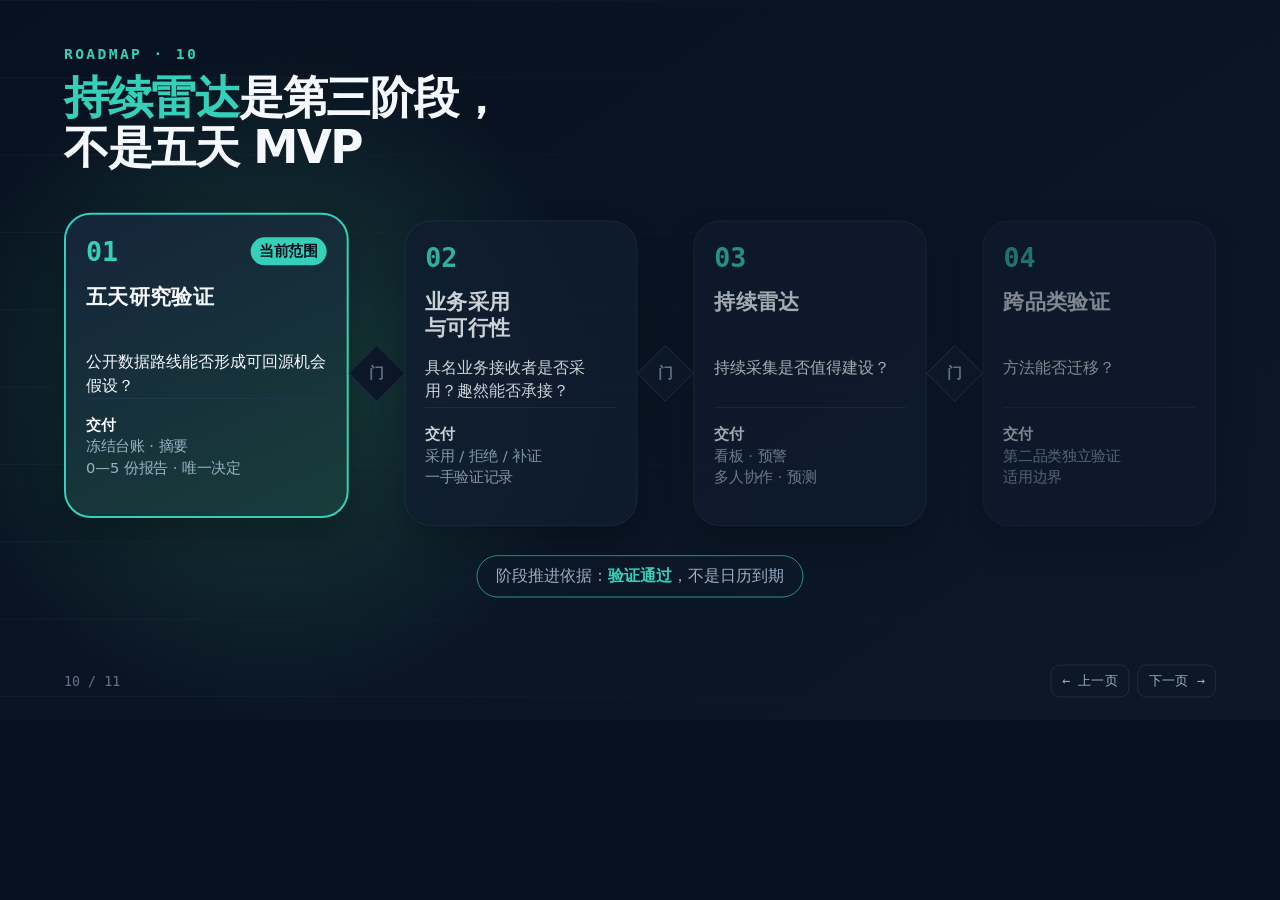
<file: p10.html>
<!doctype html>
<html lang="zh-CN">
<head>
  <meta charset="utf-8">
  <meta name="viewport" content="width=device-width, initial-scale=1">
  <title>持续雷达是第三阶段，不是五天 MVP</title>
  <style>
    :root {
  --bg: #07111F;
  --bg-soft: #0C1728;
  --surface: #101D30;
  --surface-2: #15243A;
  --text: #F5F8FC;
  --muted: #9CB0C5;
  --subtle: #60738A;
  --accent: #35D0BA;
  --accent-soft: #183D3A;
  --success: #54D98C;
  --warning: #F4B860;
  --danger: #FF7171;
  --line: #263952;
  --white: #FFFFFF;
  --shadow: rgba(0, 0, 0, 0.28);
  --radius-sm: 14px;
  --radius-md: 24px;
  --radius-lg: 40px;
  --space-1: 12px;
  --space-2: 20px;
  --space-3: 32px;
  --space-4: 48px;
  --space-5: 72px;
  --font-sans: "PingFang SC", "Microsoft YaHei", "Noto Sans SC", Inter, system-ui, sans-serif;
  --font-mono: "SFMono-Regular", Consolas, monospace;
}

    /* 基调：深海蓝背景、青绿色为唯一主强调色；高层阅读型、低装饰、强对齐。 */
    * { box-sizing: border-box; }
    html, body { margin: 0; padding: 0; }
    body {
      background: var(--bg);
      color: var(--text);
      font-family: var(--font-sans);
      overflow-x: hidden;
    }
    .stage {
      width: 1920px;
      min-height: 1080px;
      transform-origin: top left;
      position: relative;
      overflow: hidden;
      padding: 68px 96px 52px;
      background:
        radial-gradient(circle at 21% 53%, var(--accent-soft), transparent 31%),
        linear-gradient(145deg, var(--bg), var(--bg-soft));
    }
    .stage::before {
      content: "";
      position: absolute;
      inset: 0;
      pointer-events: none;
      opacity: .25;
      background-image: linear-gradient(var(--line) 1px, transparent 1px);
      background-size: 100% 116px;
      mask-image: linear-gradient(to right, var(--bg), transparent 88%);
    }
    main { position: relative; z-index: 1; }
    .eyebrow {
      margin: 0 0 16px;
      color: var(--accent);
      font-family: var(--font-mono);
      font-size: 22px;
      font-weight: 700;
      letter-spacing: .16em;
    }
    h1 {
      max-width: 1560px;
      margin: 0;
      font-size: 68px;
      line-height: 1.1;
      letter-spacing: -.035em;
      font-weight: 760;
    }
    h1 em { color: var(--accent); font-style: normal; }
    .roadmap {
      display: grid;
      grid-template-columns: 1.22fr 84px 1fr 84px 1fr 84px 1fr;
      align-items: center;
      margin-top: 72px;
    }
    .phase {
      min-height: 458px;
      display: flex;
      flex-direction: column;
      padding: 34px 30px;
      border: 1px solid var(--line);
      border-radius: var(--radius-lg);
      background: var(--surface);
      box-shadow: 0 26px 56px var(--shadow);
    }
    .phase.active {
      border: 3px solid var(--accent);
      background: linear-gradient(155deg, var(--surface-2), var(--accent-soft));
      transform: translateY(-12px);
    }
    .phase.two { opacity: .82; }
    .phase.three { opacity: .66; }
    .phase.four { opacity: .5; }
    .phase-top {
      display: flex;
      align-items: center;
      justify-content: space-between;
      gap: 12px;
    }
    .phase-number {
      color: var(--accent);
      font-family: var(--font-mono);
      font-size: 40px;
      line-height: 1;
      font-weight: 800;
    }
    .current {
      padding: 8px 13px;
      border-radius: 999px;
      background: var(--accent);
      color: var(--bg);
      font-size: 22px;
      line-height: 1.2;
      font-weight: 750;
    }
    .phase h2 {
      min-height: 78px;
      margin: 28px 0 22px;
      font-size: 32px;
      line-height: 1.22;
      font-weight: 720;
    }
    .question {
      margin: 0;
      color: var(--text);
      font-size: 24px;
      line-height: 1.48;
    }
    .result {
      margin-top: auto;
      padding-top: 24px;
      border-top: 1px solid var(--line);
      color: var(--muted);
      font-size: 22px;
      line-height: 1.45;
    }
    .result strong { color: var(--text); font-weight: 680; }
    .gate {
      display: grid;
      place-items: center;
      color: var(--subtle);
    }
    .gate-mark {
      width: 60px;
      height: 60px;
      display: grid;
      place-items: center;
      transform: rotate(45deg);
      border: 1px solid var(--line);
      background: var(--bg-soft);
    }
    .gate-mark span {
      transform: rotate(-45deg);
      font-family: var(--font-mono);
      font-size: 22px;
      font-weight: 800;
    }
    .principle {
      width: max-content;
      margin: 44px auto 0;
      padding: 15px 28px;
      border: 1px solid var(--accent);
      border-radius: 999px;
      background: var(--bg-soft);
      color: var(--muted);
      font-size: 24px;
      line-height: 1.3;
    }
    .principle strong { color: var(--accent); }
    .nav {
      position: absolute;
      left: 96px;
      right: 96px;
      bottom: 34px;
      z-index: 2;
      display: flex;
      justify-content: space-between;
      align-items: center;
      color: var(--subtle);
      font-family: var(--font-mono);
      font-size: 20px;
    }
    .nav-links { display: flex; gap: 12px; }
    .nav a {
      color: var(--muted);
      text-decoration: none;
      border: 1px solid var(--line);
      border-radius: var(--radius-sm);
      padding: 10px 16px;
      background: var(--bg-soft);
    }
  </style>
</head>
<body>
  <div class="stage">
    <main>
      <p class="eyebrow">ROADMAP · 10</p>
      <h1><em>持续雷达</em>是第三阶段，<br>不是五天 MVP</h1>

      <section class="roadmap" aria-label="四阶段验证路线图">
        <article class="phase active">
          <div class="phase-top">
            <span class="phase-number">01</span>
            <span class="current">当前范围</span>
          </div>
          <h2>五天研究验证</h2>
          <p class="question">公开数据路线能否形成可回源机会假设？</p>
          <p class="result"><strong>交付</strong><br>冻结台账 · 摘要<br>0—5 份报告 · 唯一决定</p>
        </article>

        <div class="gate" aria-label="验证门一">
          <div class="gate-mark"><span>门</span></div>
        </div>

        <article class="phase two">
          <div class="phase-top"><span class="phase-number">02</span></div>
          <h2>业务采用<br>与可行性</h2>
          <p class="question">具名业务接收者是否采用？趣然能否承接？</p>
          <p class="result"><strong>交付</strong><br>采用 / 拒绝 / 补证<br>一手验证记录</p>
        </article>

        <div class="gate" aria-label="验证门二">
          <div class="gate-mark"><span>门</span></div>
        </div>

        <article class="phase three">
          <div class="phase-top"><span class="phase-number">03</span></div>
          <h2>持续雷达</h2>
          <p class="question">持续采集是否值得建设？</p>
          <p class="result"><strong>交付</strong><br>看板 · 预警<br>多人协作 · 预测</p>
        </article>

        <div class="gate" aria-label="验证门三">
          <div class="gate-mark"><span>门</span></div>
        </div>

        <article class="phase four">
          <div class="phase-top"><span class="phase-number">04</span></div>
          <h2>跨品类验证</h2>
          <p class="question">方法能否迁移？</p>
          <p class="result"><strong>交付</strong><br>第二品类独立验证<br>适用边界</p>
        </article>
      </section>

      <p class="principle">阶段推进依据：<strong>验证通过</strong>，不是日历到期</p>
    </main>

    <nav class="nav" aria-label="幻灯片导航">
      <span>10 / 11</span>
      <div class="nav-links">
        <a href="p09.html" aria-label="上一页">← 上一页</a>
        <a href="p11.html" aria-label="下一页">下一页 →</a>
      </div>
    </nav>
  </div>

  <script>
    function fit() {
      var s = innerWidth / 1920;
      var stage = document.querySelector('.stage');
      stage.style.transform = 'scale(' + s + ')';
      document.body.style.height = (stage.offsetHeight * s) + 'px';
    }
    addEventListener('resize', fit); fit();
    addEventListener('keydown', function (event) {
      if (event.key === 'ArrowLeft') location.href = 'p09.html';
      if (event.key === 'ArrowRight') location.href = 'p11.html';
    });
  </script>
</body>
</html>
</file>
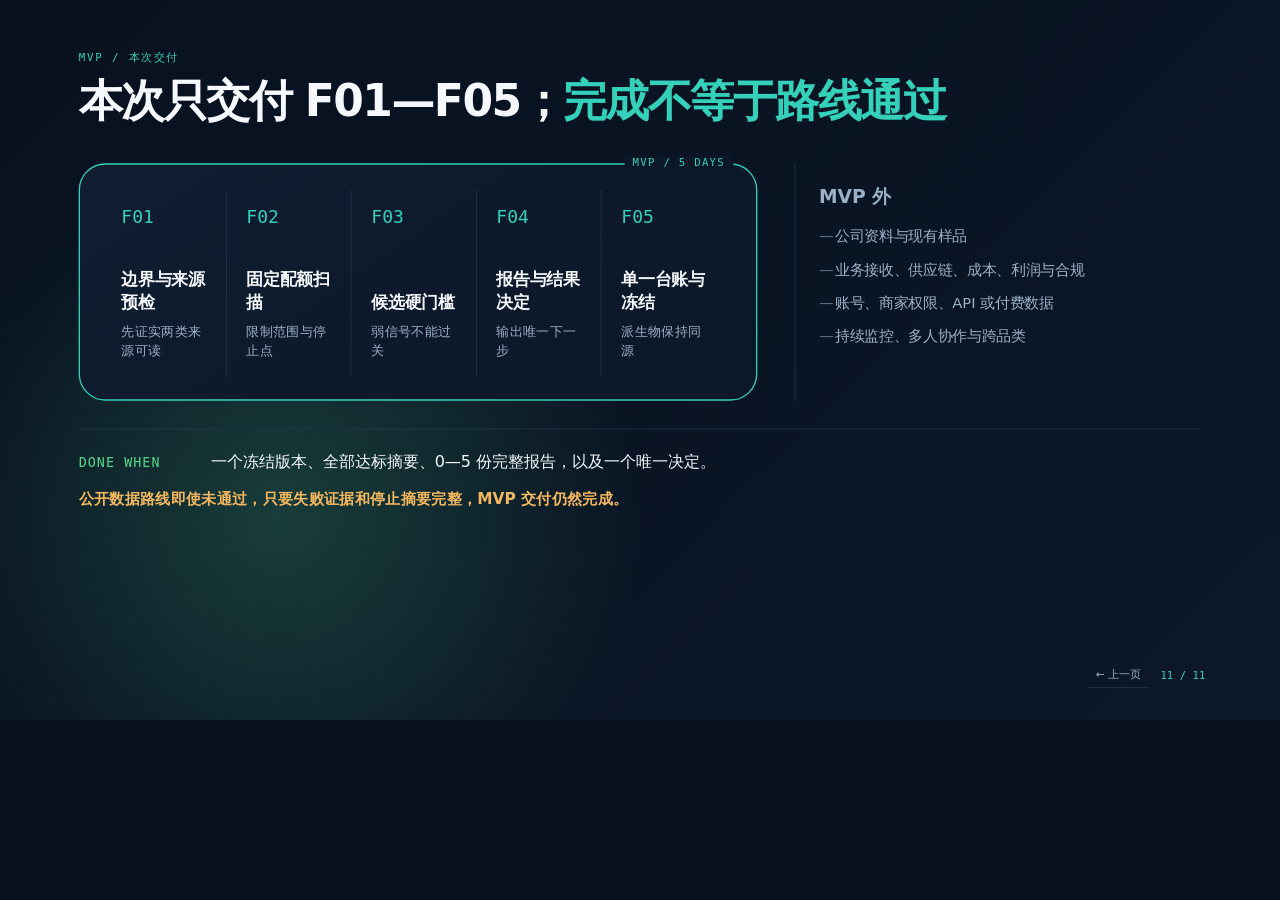
<file: p11.html>
<!doctype html>
<html lang="zh-CN">
<head>
  <meta charset="utf-8">
  <meta name="viewport" content="width=device-width, initial-scale=1">
  <title>AI新品机会雷达 · MVP 边界</title>
  <style>
    :root {
  --bg: #07111F;
  --bg-soft: #0C1728;
  --surface: #101D30;
  --surface-2: #15243A;
  --text: #F5F8FC;
  --muted: #9CB0C5;
  --subtle: #60738A;
  --accent: #35D0BA;
  --accent-soft: #183D3A;
  --success: #54D98C;
  --warning: #F4B860;
  --danger: #FF7171;
  --line: #263952;
  --white: #FFFFFF;
  --shadow: rgba(0, 0, 0, 0.28);
  --radius-sm: 14px;
  --radius-md: 24px;
  --radius-lg: 40px;
  --space-1: 12px;
  --space-2: 20px;
  --space-3: 32px;
  --space-4: 48px;
  --space-5: 72px;
  --font-sans: "PingFang SC", "Microsoft YaHei", "Noto Sans SC", Inter, system-ui, sans-serif;
  --font-mono: "SFMono-Regular", Consolas, monospace;
}
    * { box-sizing: border-box; }
    html, body { margin: 0; padding: 0; background: var(--bg); color: var(--text); font-family: var(--font-sans); }
    body { overflow-x: hidden; }
    .stage {
      position: relative;
      width: 1920px;
      min-height: 1080px;
      transform-origin: top left;
      overflow: hidden;
      background:
        radial-gradient(circle at 22% 72%, var(--accent-soft), transparent 32%),
        linear-gradient(135deg, var(--bg), var(--bg-soft));
    }
    .page { padding: 76px 118px 110px; }
    .eyebrow { color: var(--accent); font-family: var(--font-mono); font-size: 16px; letter-spacing: .18em; }
    h1 { margin: 18px 0 0; font-size: 66px; line-height: 1.12; letter-spacing: -.035em; }
    h1 em { color: var(--accent); font-style: normal; }
    .scope { display: grid; grid-template-columns: 1.25fr .75fr; gap: 56px; margin-top: 56px; }
    .inside { position: relative; padding: 38px 44px 34px; border: 2px solid var(--accent); border-radius: var(--radius-lg); background: linear-gradient(145deg, var(--surface), var(--bg-soft)); }
    .inside::before { content: "MVP / 5 DAYS"; position: absolute; right: 34px; top: -13px; padding: 0 12px; background: var(--bg-soft); color: var(--accent); font-family: var(--font-mono); font-size: 16px; letter-spacing: .12em; }
    .features { display: grid; grid-template-columns: repeat(5, 1fr); gap: 12px; min-height: 280px; align-items: stretch; }
    .feature { display: flex; flex-direction: column; justify-content: space-between; padding: 24px 18px; border-right: 1px solid var(--line); }
    .feature:last-child { border-right: 0; }
    .fid { color: var(--accent); font-family: var(--font-mono); font-size: 27px; }
    .feature h2 { margin: 0; font-size: 25px; line-height: 1.35; }
    .feature p { margin: 12px 0 0; color: var(--muted); font-size: 20px; line-height: 1.45; }
    .outside { padding: 32px 16px 24px 36px; border-left: 1px solid var(--line); }
    .outside h2 { margin: 0 0 24px; color: var(--muted); font-size: 28px; }
    .outside ul { margin: 0; padding: 0; list-style: none; }
    .outside li { position: relative; margin: 0 0 18px; padding-left: 24px; color: var(--muted); font-size: 22px; line-height: 1.45; }
    .outside li::before { content: "—"; position: absolute; left: 0; color: var(--subtle); }
    .done { display: grid; grid-template-columns: 170px 1fr; gap: 28px; align-items: center; margin-top: 42px; padding-top: 30px; border-top: 1px solid var(--line); }
    .done-label { color: var(--success); font-family: var(--font-mono); font-size: 20px; letter-spacing: .08em; }
    .done p { margin: 0; font-size: 24px; line-height: 1.55; }
    .final { margin-top: 22px; color: var(--warning); font-size: 23px; font-weight: 650; }
    .nav { position: absolute; right: 112px; bottom: 48px; display: flex; align-items: center; gap: 18px; font-size: 16px; }
    .nav a { color: var(--muted); text-decoration: none; padding: 8px 12px; border-bottom: 1px solid var(--line); }
    .nav .count { color: var(--accent); font-family: var(--font-mono); min-width: 60px; text-align: center; }
  </style>
</head>
<body>
  <div class="stage">
    <main class="page">
      <div class="eyebrow">MVP / 本次交付</div>
      <h1>本次只交付 F01—F05；<em>完成不等于路线通过</em></h1>
      <section class="scope">
        <div class="inside">
          <div class="features">
            <div class="feature"><div class="fid">F01</div><div><h2>边界与来源预检</h2><p>先证实两类来源可读</p></div></div>
            <div class="feature"><div class="fid">F02</div><div><h2>固定配额扫描</h2><p>限制范围与停止点</p></div></div>
            <div class="feature"><div class="fid">F03</div><div><h2>候选硬门槛</h2><p>弱信号不能过关</p></div></div>
            <div class="feature"><div class="fid">F04</div><div><h2>报告与结果决定</h2><p>输出唯一下一步</p></div></div>
            <div class="feature"><div class="fid">F05</div><div><h2>单一台账与冻结</h2><p>派生物保持同源</p></div></div>
          </div>
        </div>
        <aside class="outside">
          <h2>MVP 外</h2>
          <ul>
            <li>公司资料与现有样品</li>
            <li>业务接收、供应链、成本、利润与合规</li>
            <li>账号、商家权限、API 或付费数据</li>
            <li>持续监控、多人协作与跨品类</li>
          </ul>
        </aside>
      </section>
      <div class="done"><div class="done-label">DONE WHEN</div><p>一个冻结版本、全部达标摘要、0—5 份完整报告，以及一个唯一决定。</p></div>
      <div class="final">公开数据路线即使未通过，只要失败证据和停止摘要完整，MVP 交付仍然完成。</div>
    </main>
    <nav class="nav" aria-label="幻灯片导航">
      <a href="p10.html">← 上一页</a><span class="count">11 / 11</span>
    </nav>
  </div>
  <script>
    function fit() {
      var s = innerWidth / 1920;
      var stage = document.querySelector('.stage');
      stage.style.transform = 'scale(' + s + ')';
      document.body.style.height = (stage.offsetHeight * s) + 'px';
    }
    addEventListener('resize', fit); fit();
    addEventListener('keydown', function (event) {
      if (event.key === 'ArrowLeft') location.href = 'p10.html';
    });
  </script>
</body>
</html>
</file>
